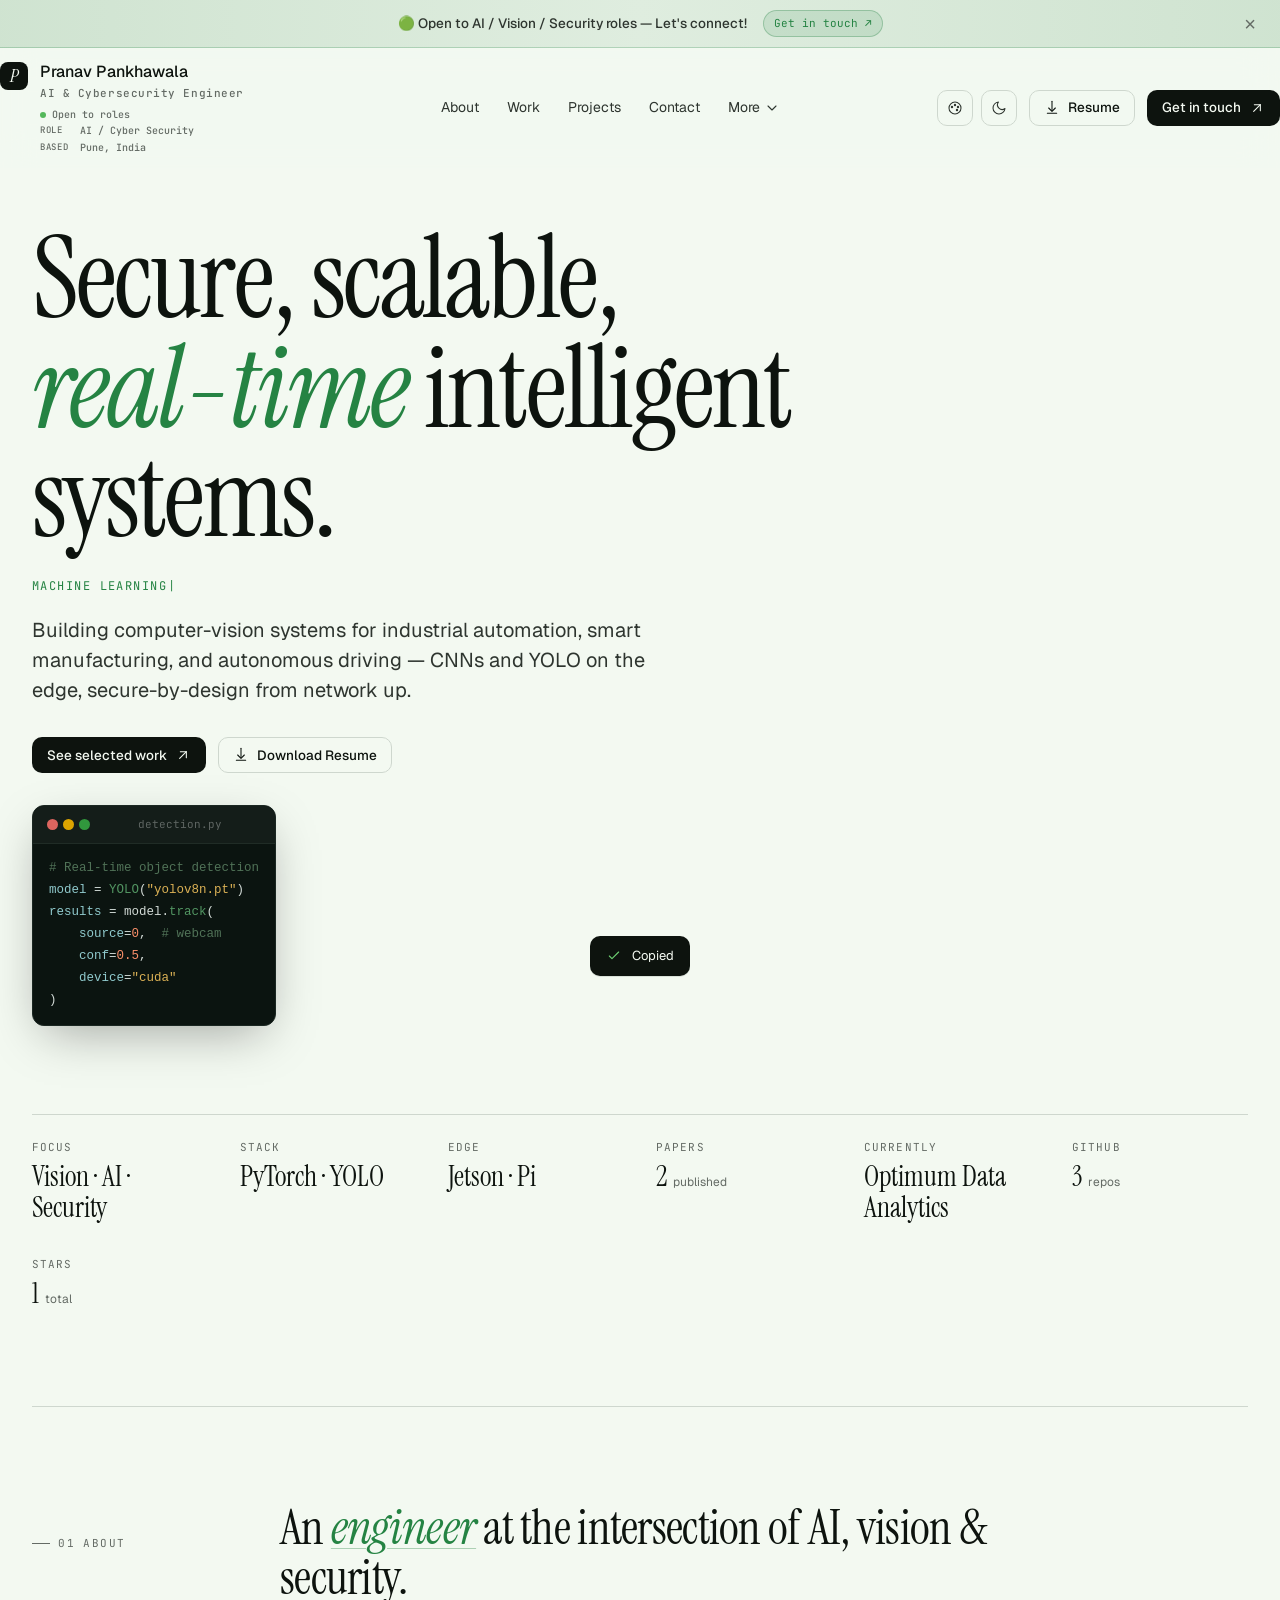
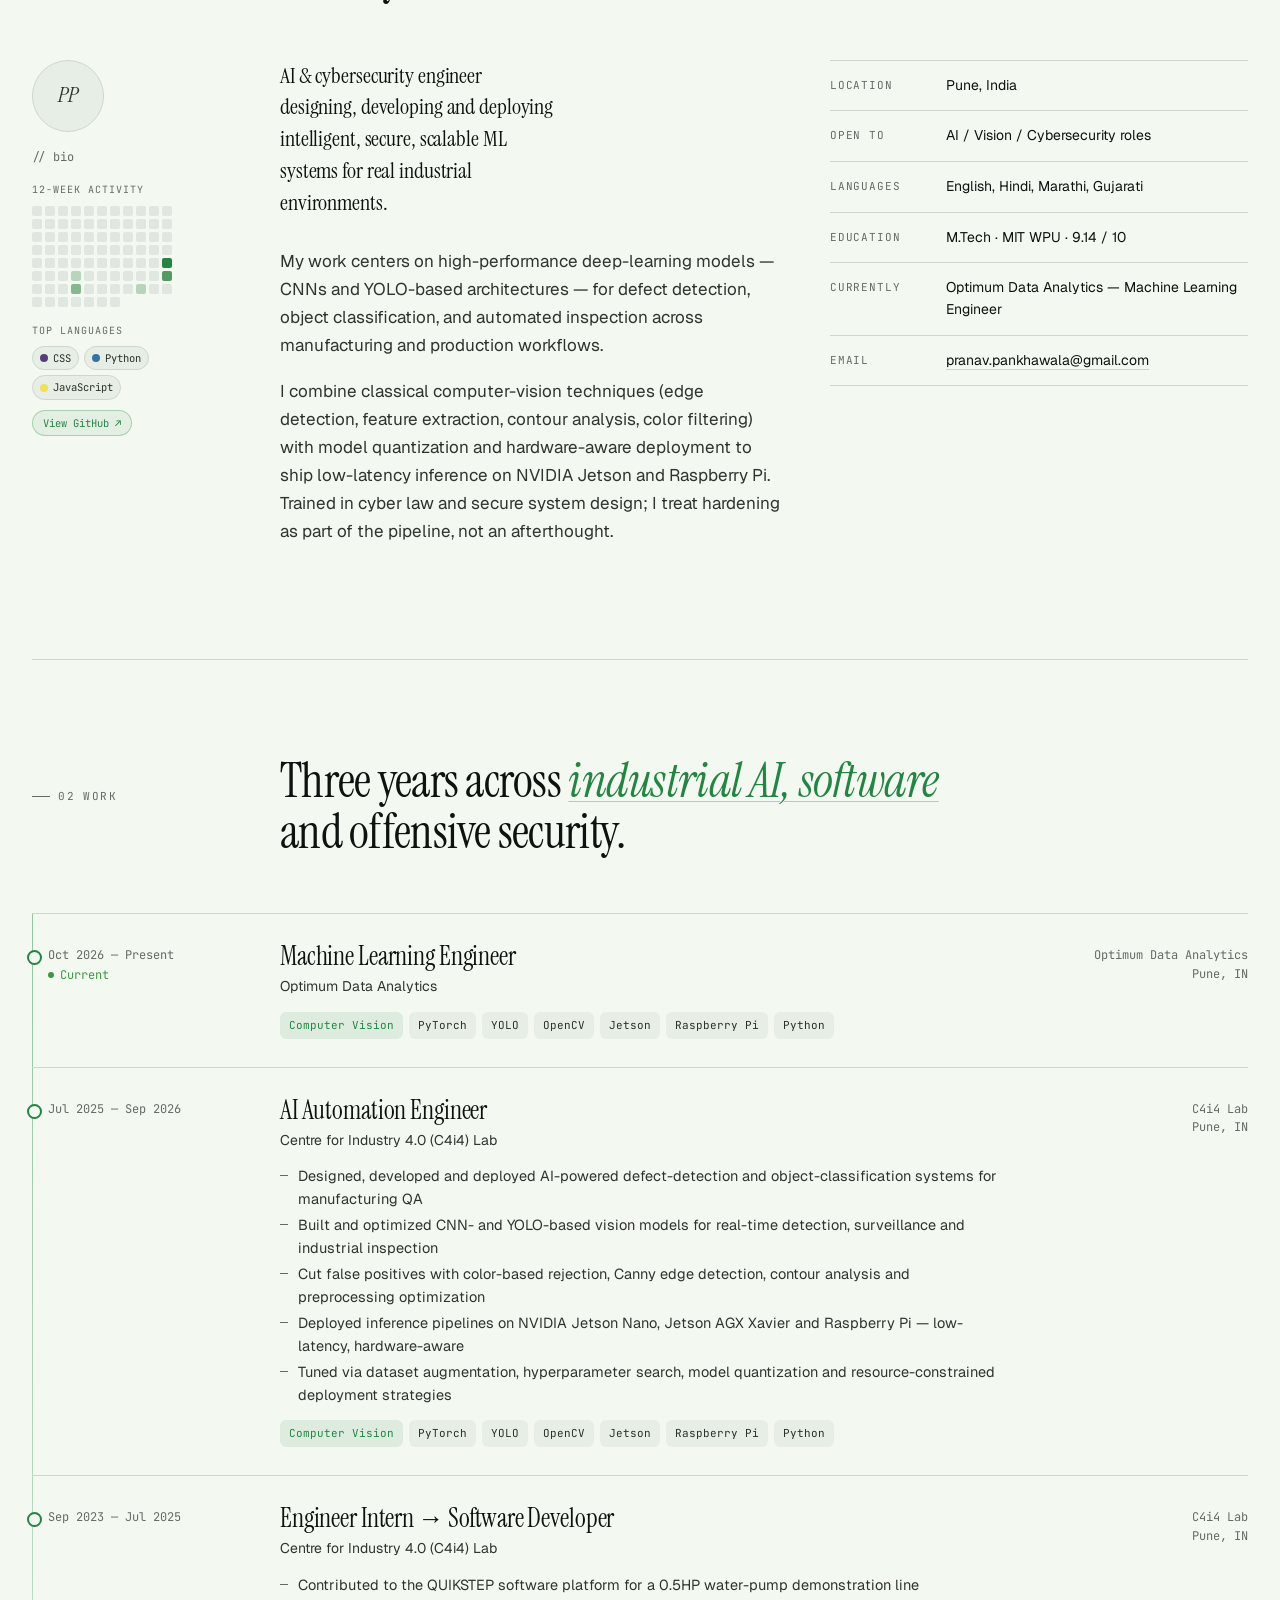
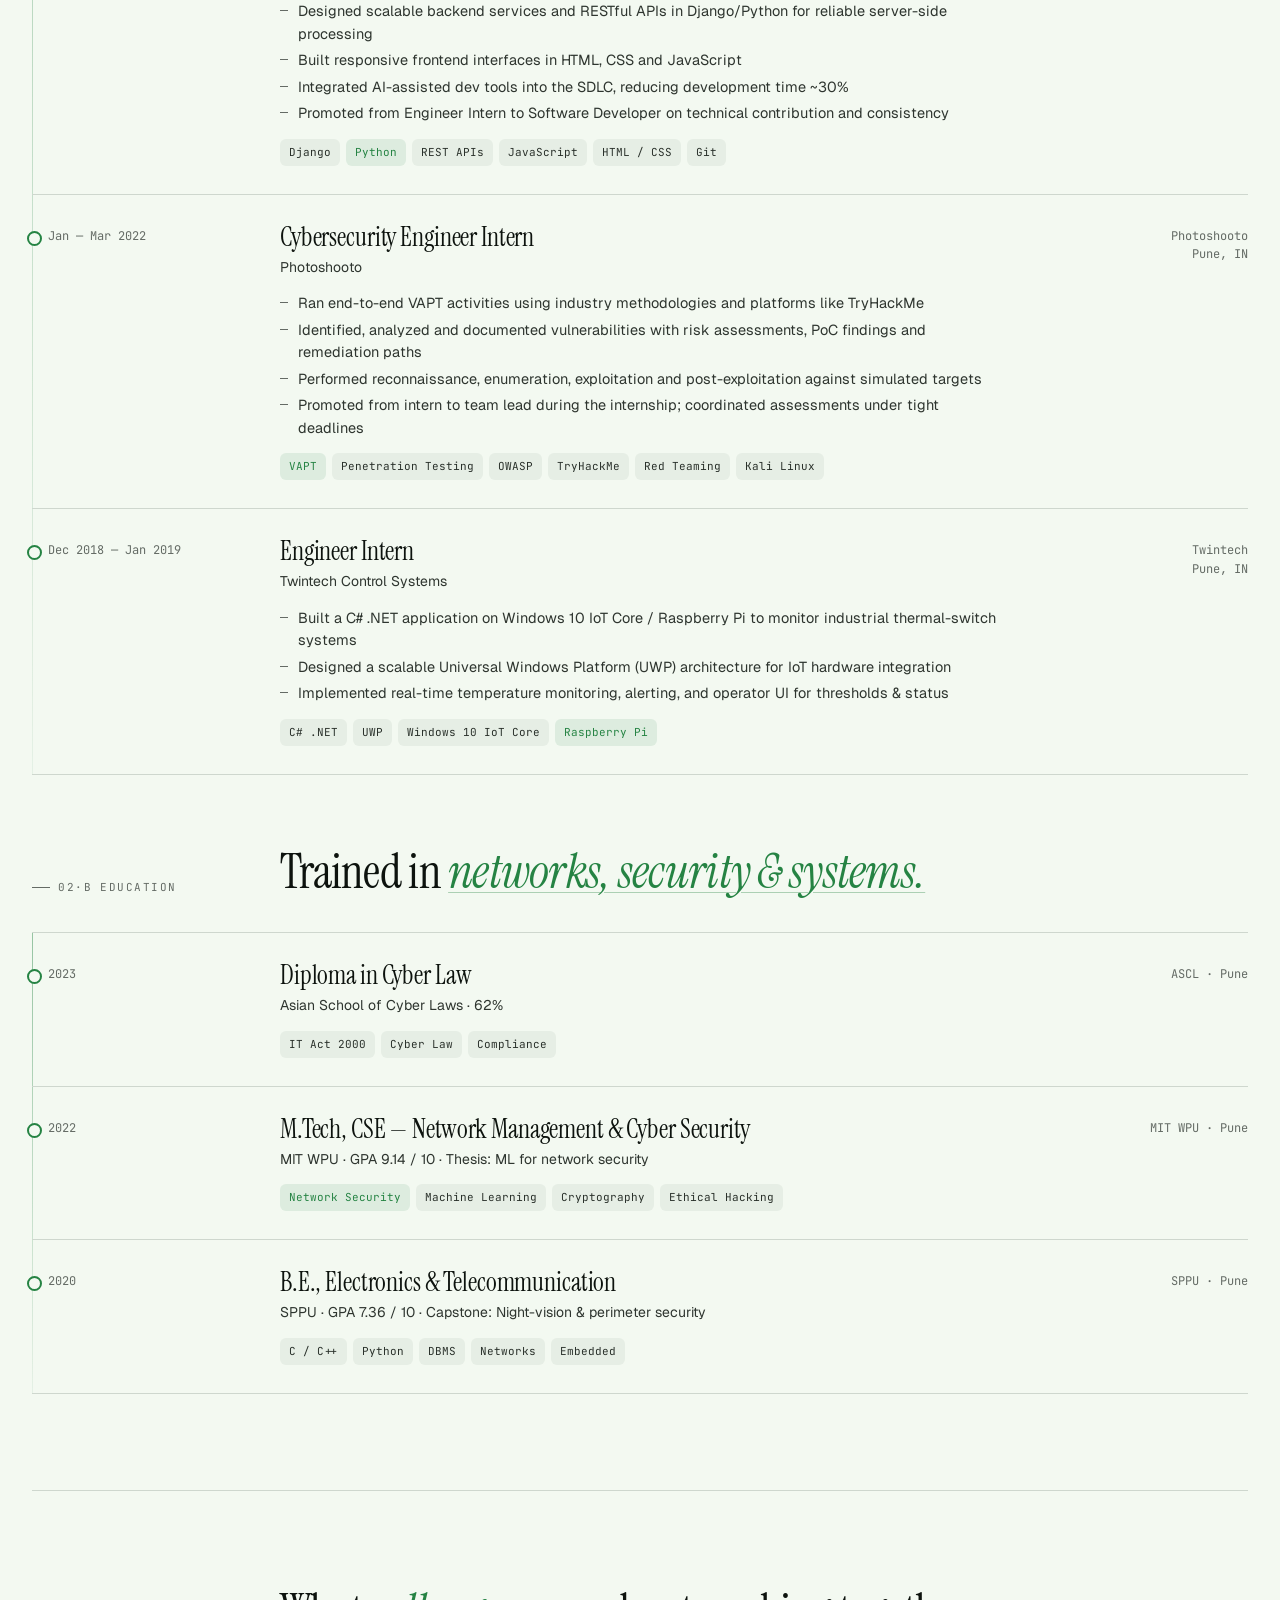
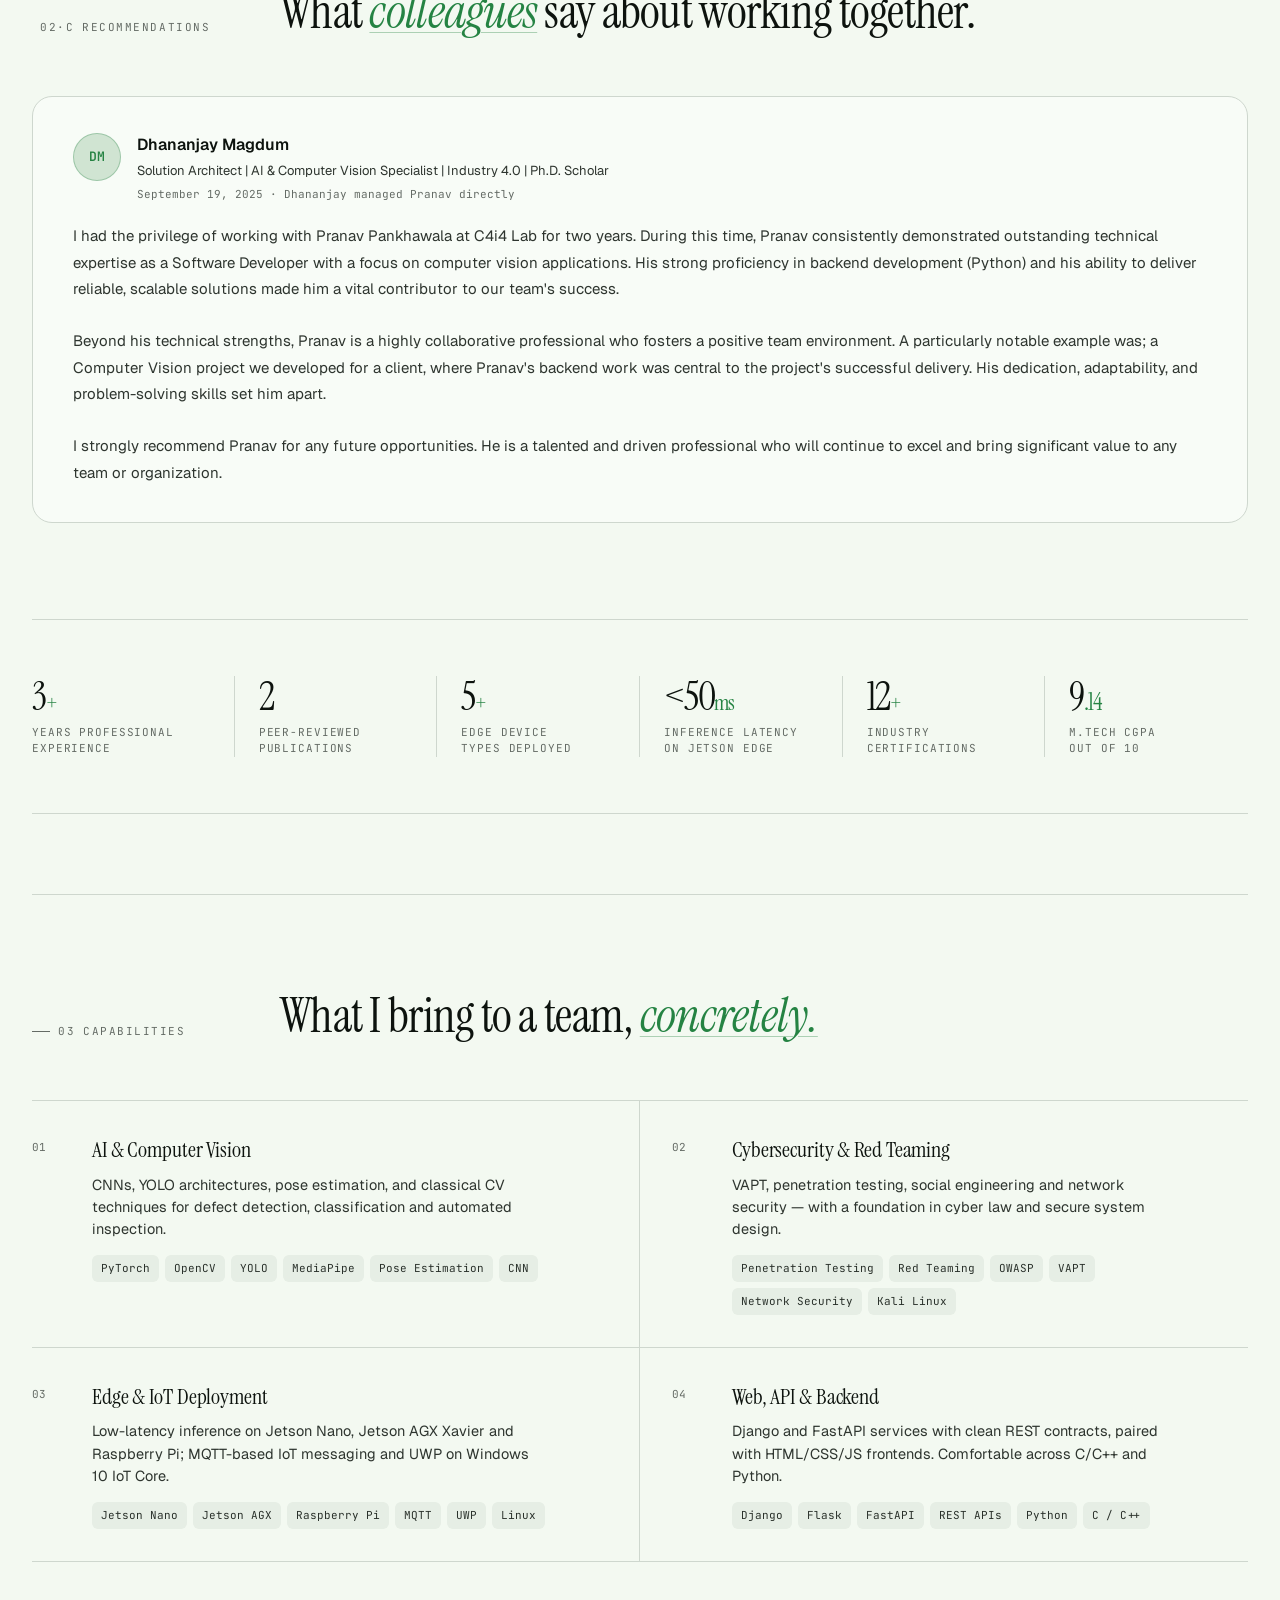
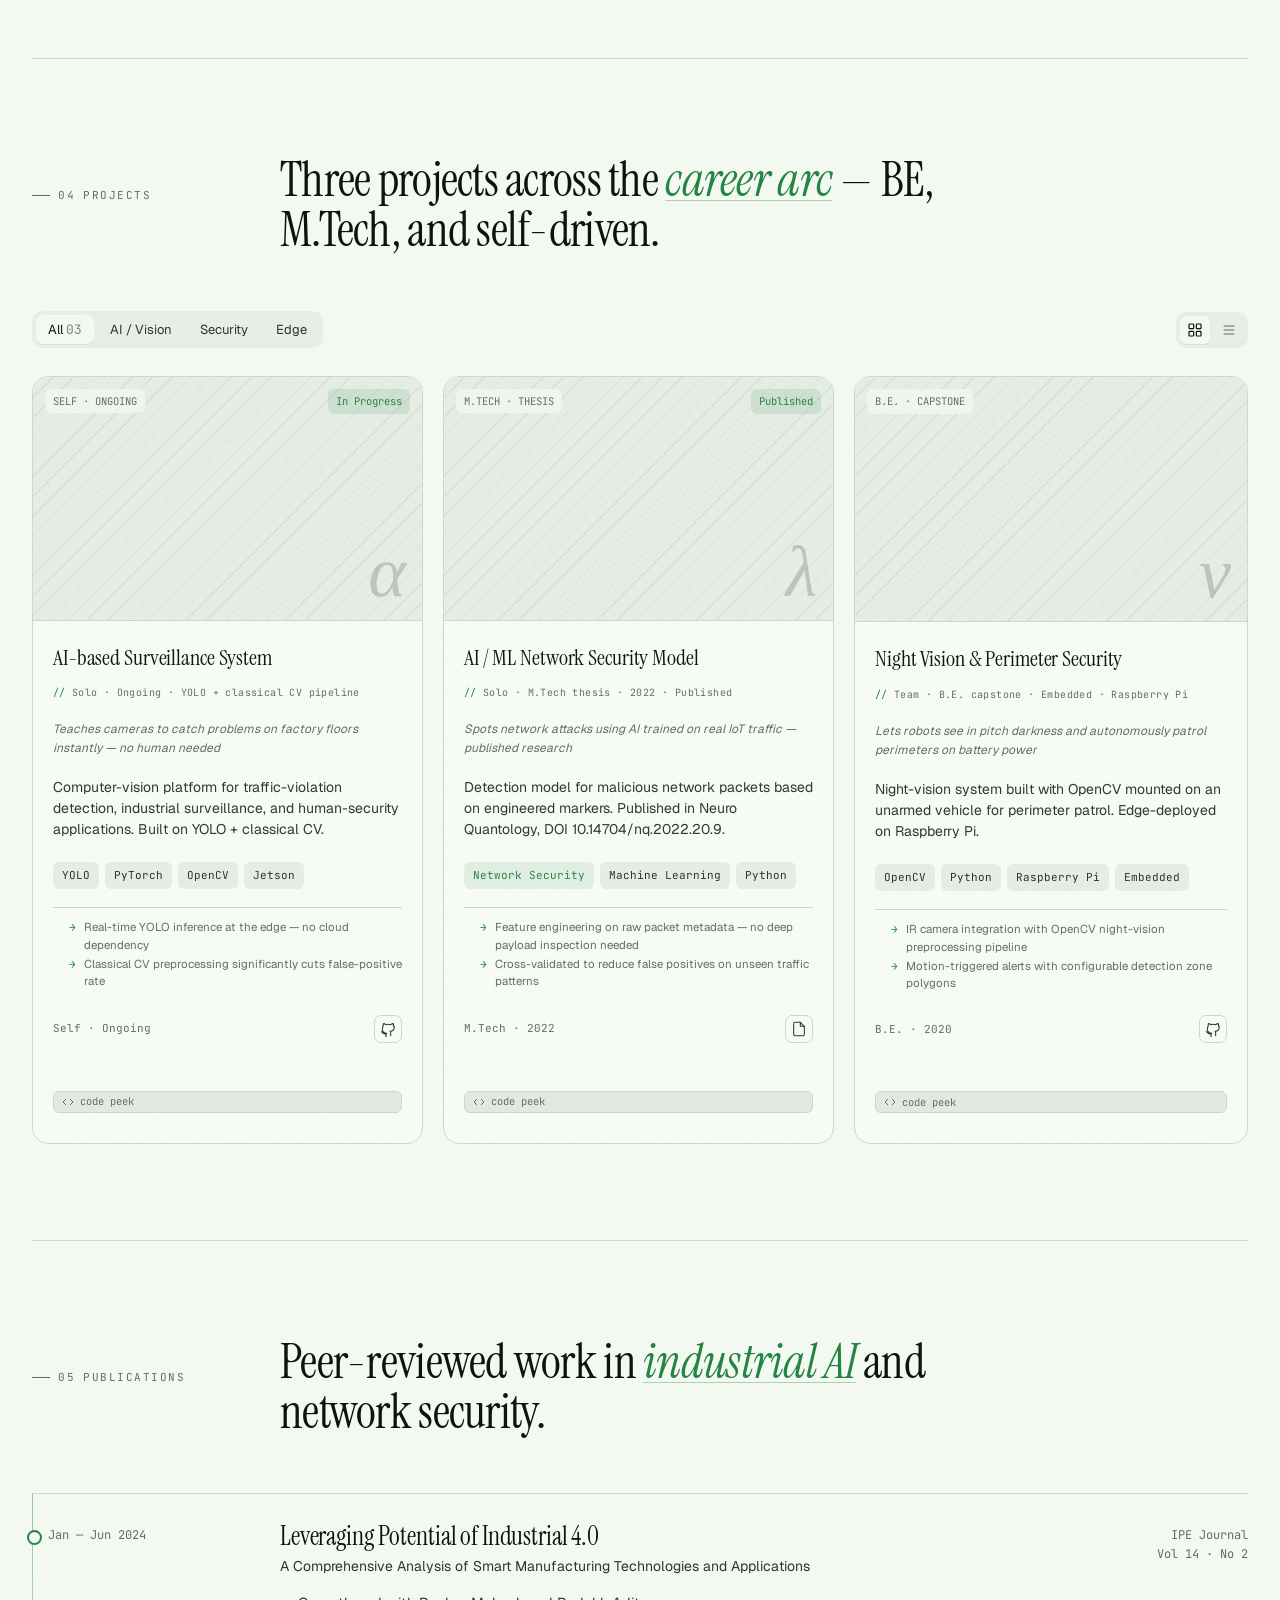
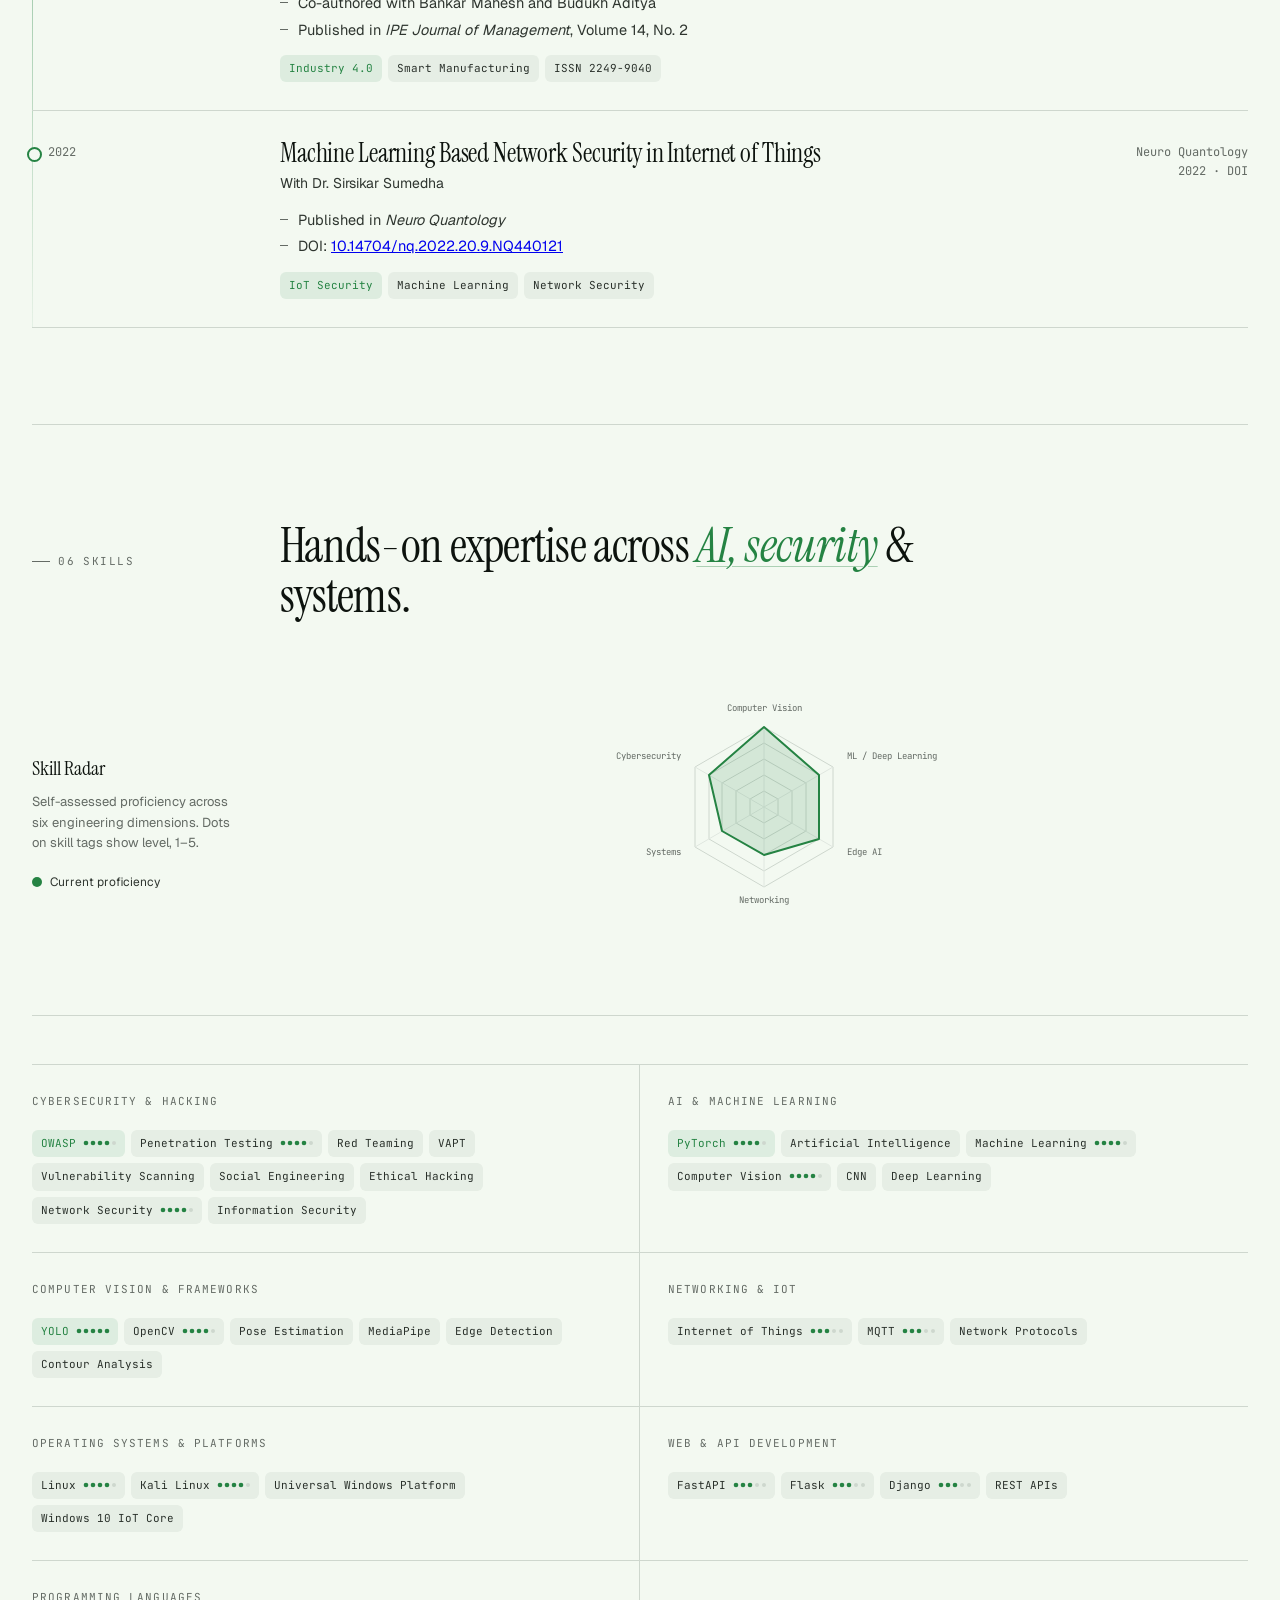
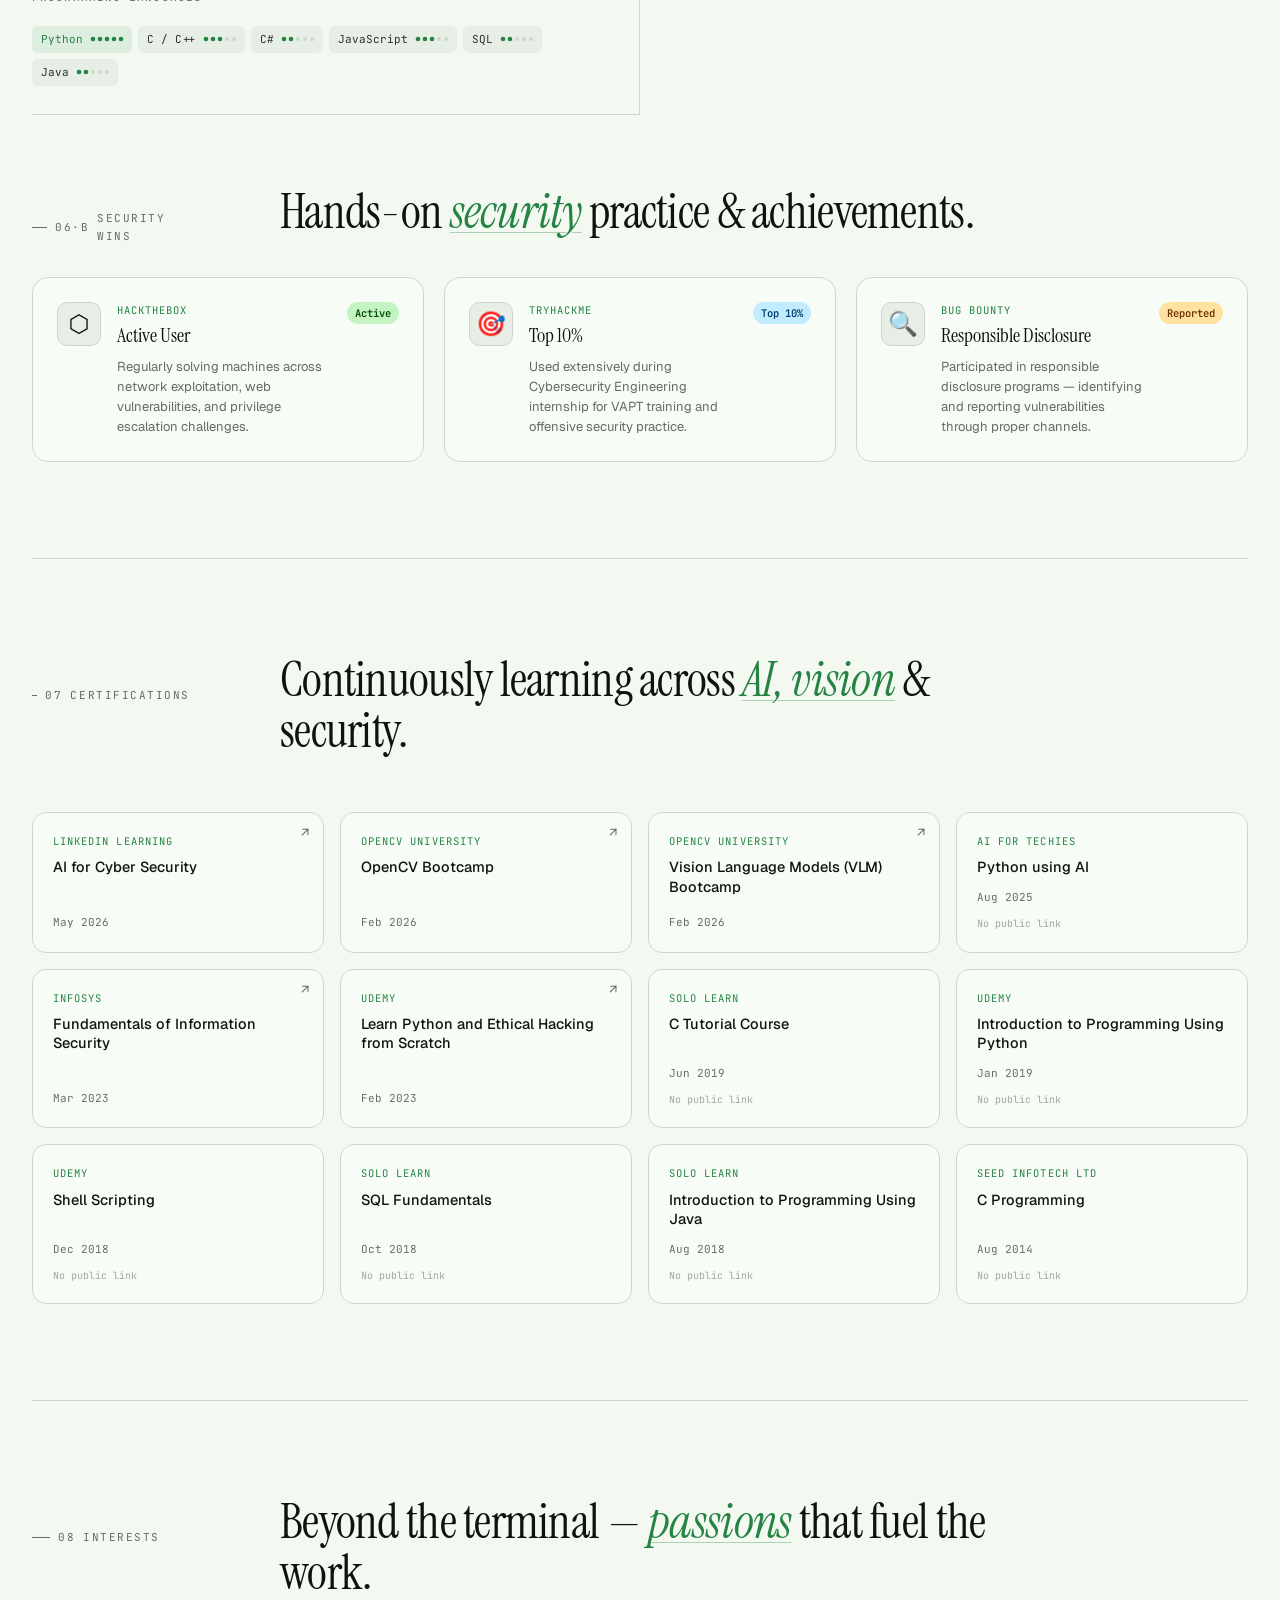
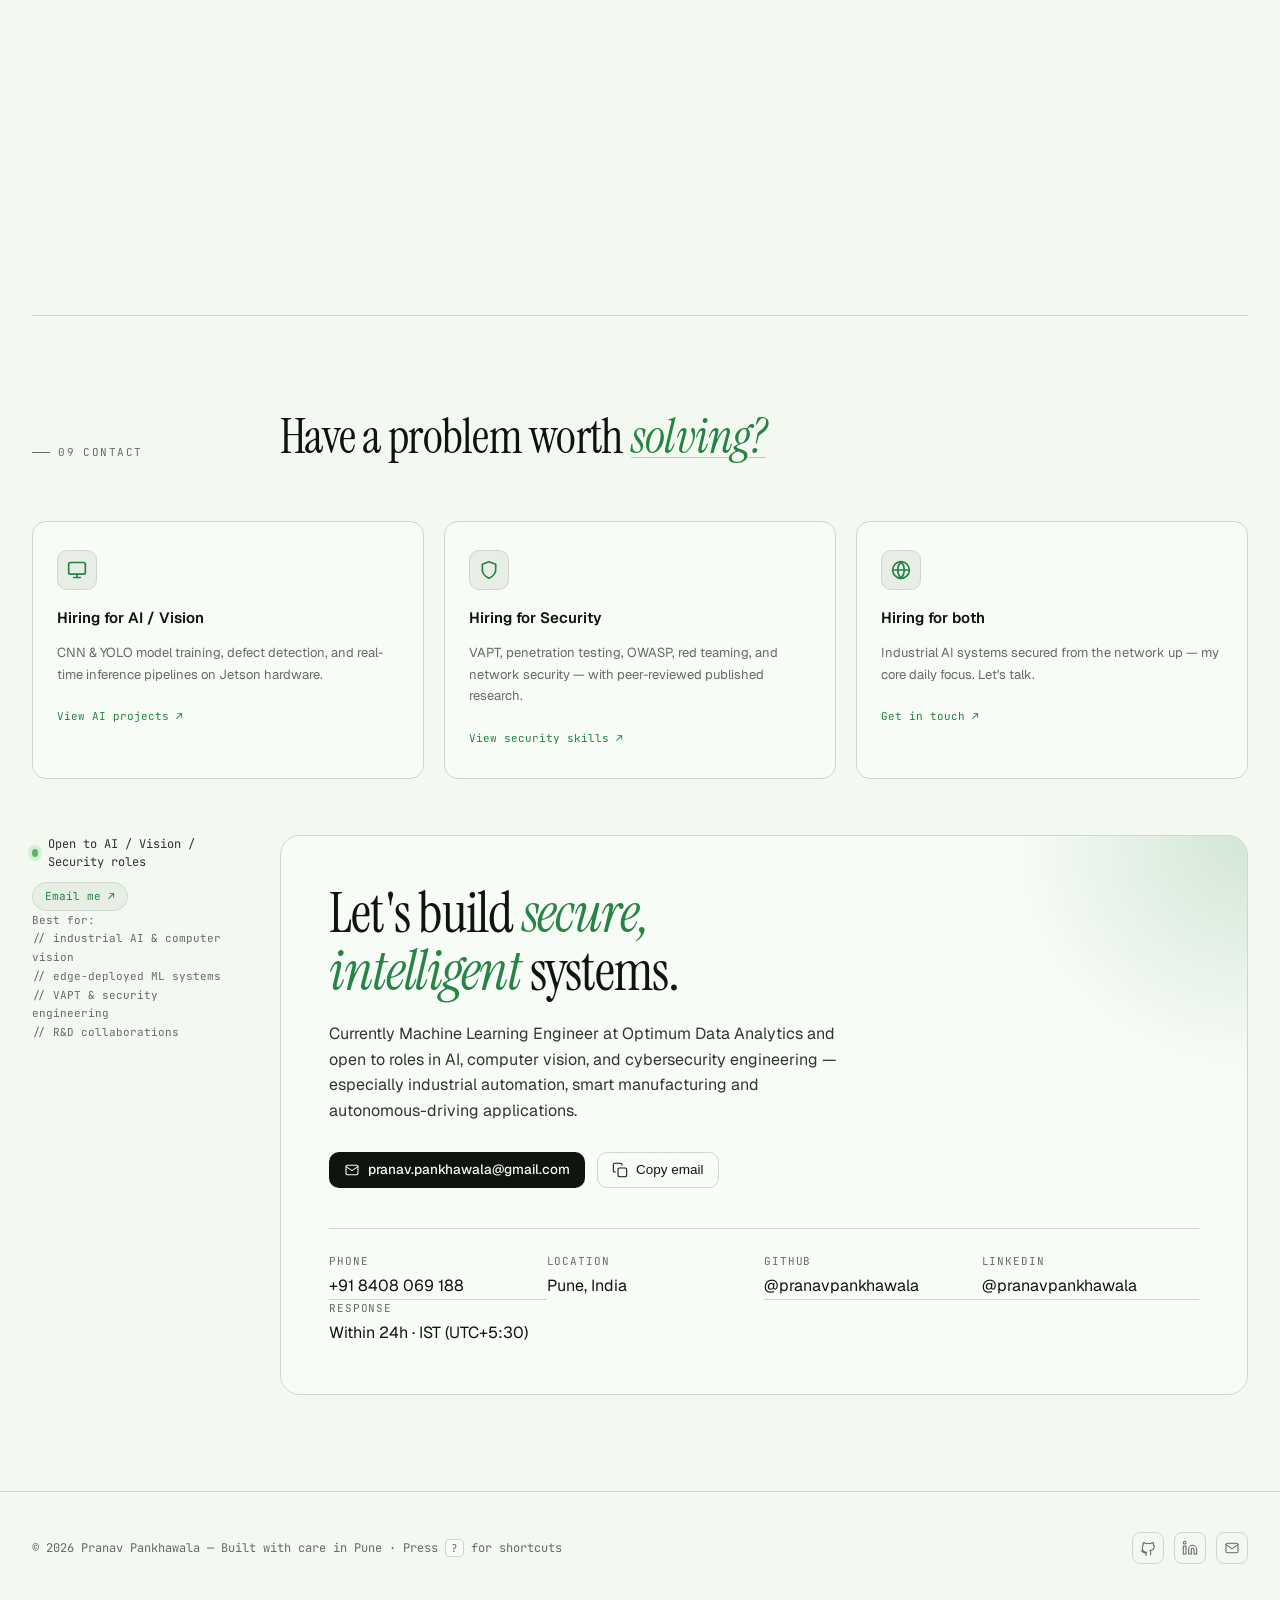
<file: index.html>
<!DOCTYPE html>
<html lang="en">
<head>
<meta charset="UTF-8" />
<meta name="viewport" content="width=device-width, initial-scale=1" />
<title>Pranav Pankhawala — AI Automation &amp; Cybersecurity Engineer</title>
<meta name="description" content="Pranav Pankhawala — AI automation & cybersecurity engineer building secure, real-time computer-vision systems for industrial environments." />
<meta property="og:type" content="website" />
<meta property="og:url" content="https://pranavpankhawala.github.io" />
<meta property="og:title" content="Pranav Pankhawala — AI Automation & Cybersecurity Engineer" />
<meta property="og:description" content="AI & cybersecurity engineer building secure, real-time computer-vision systems for industrial automation. CNNs and YOLO on the edge." />
<meta name="twitter:card" content="summary_large_image" />
<meta name="twitter:title" content="Pranav Pankhawala — AI Automation & Cybersecurity Engineer" />
<meta name="twitter:description" content="AI & cybersecurity engineer building secure, real-time computer-vision systems for industrial automation." />
<meta property="og:image" content="https://pranavpankhawala.github.io/og-image.svg" />
<meta name="twitter:image" content="https://pranavpankhawala.github.io/og-image.svg" />

<link rel="icon" href="favicon.svg" type="image/svg+xml" />
<link rel="apple-touch-icon" href="apple-touch-icon.png" />
<link rel="manifest" href="manifest.json" />
<link rel="canonical" href="https://pranavpankhawala.github.io/" />
<meta name="theme-color" content="#4a8a5e" />
<meta name="author" content="Pranav Pankhawala" />
<meta name="keywords" content="AI engineer, computer vision, cybersecurity, YOLO, PyTorch, edge AI, Jetson, VAPT, penetration testing, Pune" />
<link rel="preconnect" href="https://fonts.googleapis.com" />
<link rel="preconnect" href="https://fonts.gstatic.com" crossorigin />
<link href="https://fonts.googleapis.com/css2?family=Instrument+Serif:ital@0;1&family=JetBrains+Mono:wght@400;500&family=Geist:wght@400;500;600&display=swap" rel="stylesheet" />
<link rel="stylesheet" href="index.css?v=23" />

<script type="application/ld+json">
{
  "@context": "https://schema.org",
  "@type": "Person",
  "name": "Pranav Pankhawala",
  "jobTitle": "Machine Learning Engineer",
  "worksFor": { "@type": "Organization", "name": "Optimum Data Analytics" },
  "email": "pranav.pankhawala@gmail.com",
  "telephone": "+918408069188",
  "url": "https://pranavpankhawala.github.io",
  "sameAs": [
    "https://github.com/pranavpankhawala",
    "https://www.linkedin.com/in/pranavpankhawala"
  ],
  "address": {
    "@type": "PostalAddress",
    "addressLocality": "Pune",
    "addressCountry": "IN"
  },
  "alumniOf": {
    "@type": "EducationalOrganization",
    "name": "MIT World Peace University",
    "description": "M.Tech, 9.14/10"
  },
  "knowsAbout": ["Computer Vision", "Machine Learning", "Cybersecurity", "PyTorch", "YOLO", "Edge AI", "Penetration Testing"]
}
</script>

</head>
<body data-screen-label="Portfolio">

<div id="cursor-glow" aria-hidden="true"></div>

<a href="#top" class="skip-link">Skip to main content</a>

<!-- OPEN TO WORK BANNER -->
<div class="otw-banner" id="otwBanner">
  <span class="otw-text">🟢 Open to AI / Vision / Security roles — Let's connect!</span>
  <a href="#contact" class="otw-link">Get in touch ↗</a>
  <button class="otw-close" id="otwClose" aria-label="Dismiss banner">×</button>
</div>

<div id="scroll-progress"></div>

<!-- NAV -->
<nav class="nav" id="nav" aria-label="Primary">
  <div class="shell nav-inner">
    <a href="#top" class="brand" aria-label="Home">
      <span class="brand-mark">P</span>
      <span>
        Pranav Pankhawala
        <small>AI &amp; Cybersecurity Engineer</small>
        <span class="brand-meta">
          <span class="brand-meta-row">
            <span class="brand-dot"></span>Open to roles
          </span>
          <span class="brand-meta-row">
            <span class="brand-meta-key">Role</span>AI / Cyber Security
          </span>
          <span class="brand-meta-row">
            <span class="brand-meta-key">Based</span>Pune, India
          </span>
        </span>
      </span>
    </a>
    <div class="nav-links" id="navLinks">
      <div class="nav-links-primary">
        <a href="#about">About</a>
        <a href="#work">Work</a>
        <a href="#projects">Projects</a>
        <a href="#contact">Contact</a>
      </div>
      <div class="nav-more">
        <button class="nav-more-btn" id="navMoreBtn" aria-haspopup="true" aria-expanded="false" aria-controls="navMorePanel">
          More
          <svg class="i" viewBox="0 0 24 24" width="12" height="12"><path d="m6 9 6 6 6-6"/></svg>
        </button>
        <div class="nav-more-panel" id="navMorePanel" role="menu">
          <a href="#recommendations" role="menuitem">Recommendations</a>
          <a href="#capabilities" role="menuitem">Capabilities</a>
          <a href="#publications" role="menuitem">Publications</a>
          <a href="#skills" role="menuitem">Skills</a>
          <a href="#certifications" role="menuitem">Certifications</a>
          <a href="#interests" role="menuitem">Interests</a>
        </div>
      </div>
    </div>
    <div class="nav-actions">
      <button class="icon-btn cmdk-trigger" id="cmdkBtn" aria-label="Open command palette" title="Search (⌘K)">
        <svg class="i" viewBox="0 0 24 24"><circle cx="11" cy="11" r="7"/><path d="m20 20-3.5-3.5"/></svg>
        <kbd class="cmdk-shortcut">⌘K</kbd>
      </button>
      <div class="pal-wrap">
        <button class="icon-btn" id="palBtn" aria-label="Change palette" title="Themes">
          <svg class="i" viewBox="0 0 24 24"><circle cx="12" cy="12" r="9"/><circle cx="7.5" cy="10.5" r="1"/><circle cx="12" cy="7.5" r="1"/><circle cx="16.5" cy="10.5" r="1"/><circle cx="15" cy="15" r="1"/></svg>
        </button>
        <div class="pal-pop" id="palPop" role="menu">
          <div class="pal-head">
            <span class="t">Theme</span>
            <span class="k">8 palettes</span>
          </div>
          <div class="pal-grid">
            <button class="pal-opt active" data-pal="forest" style="--sw-bg:oklch(0.975 0.012 140);--sw-accent:oklch(0.54 0.13 150)"><span class="pal-swatch"></span>Forest</button>
            <button class="pal-opt" data-pal="slate" style="--sw-bg:oklch(0.975 0.005 240);--sw-accent:oklch(0.50 0.13 250)"><span class="pal-swatch"></span>Slate</button>
            <button class="pal-opt" data-pal="ember" style="--sw-bg:oklch(0.972 0.012 85);--sw-accent:oklch(0.62 0.15 55)"><span class="pal-swatch"></span>Ember</button>
            <button class="pal-opt" data-pal="plum" style="--sw-bg:oklch(0.974 0.008 320);--sw-accent:oklch(0.50 0.16 320)"><span class="pal-swatch"></span>Plum</button>
            <button class="pal-opt" data-pal="crimson" style="--sw-bg:oklch(0.972 0.010 30);--sw-accent:oklch(0.50 0.16 25)"><span class="pal-swatch"></span>Crimson</button>
            <button class="pal-opt" data-pal="ocean" style="--sw-bg:oklch(0.974 0.010 210);--sw-accent:oklch(0.55 0.13 205)"><span class="pal-swatch"></span>Ocean</button>
            <button class="pal-opt" data-pal="sand" style="--sw-bg:oklch(0.965 0.012 75);--sw-accent:oklch(0.55 0.10 70)"><span class="pal-swatch"></span>Sand</button>
            <button class="pal-opt" data-pal="mono" style="--sw-bg:oklch(0.98 0 0);--sw-accent:oklch(0.16 0 0)"><span class="pal-swatch"></span>Mono</button>
          </div>
        </div>
      </div>
      <button class="icon-btn" id="themeBtn" aria-label="Toggle theme">
        <svg class="i" id="themeIcon" viewBox="0 0 24 24"><path d="M21 12.8A9 9 0 1 1 11.2 3a7 7 0 0 0 9.8 9.8z"/></svg>
      </button>
      <a href="PranavPankhawala-Resume.pdf" download type="application/pdf" class="btn btn-ghost nav-cta" style="margin-left:4px">
        <svg class="i" viewBox="0 0 24 24" width="14" height="14"><path d="M12 2v13"/><path d="m7 12 5 5 5-5"/><path d="M5 20h14"/></svg>
        Resume
      </a>
      <a href="#contact" class="btn btn-primary nav-cta" style="margin-left:4px">
        Get in touch
        <svg class="i arrow" viewBox="0 0 24 24" width="14" height="14"><path d="M7 17 17 7"/><path d="M8 7h9v9"/></svg>
      </a>
      <button class="icon-btn menu-btn" id="menuBtn" aria-label="Menu" aria-expanded="false" aria-controls="navLinks">
        <svg class="i" viewBox="0 0 24 24"><path d="M4 6h16M4 12h16M4 18h16"/></svg>
      </button>
    </div>
  </div>
</nav>

<main id="top">
  <div class="shell">

    <!-- HERO -->
    <section class="hero">
      <div class="hero-main reveal">
        <h1>
          Secure, scalable,<br/>
          <em>real-time</em> intelligent<br/>
          systems.
        </h1>
        <div class="hero-role" id="heroRole">Machine Learning Engineer</div>
        <p class="lede">
          Building computer-vision systems
          for industrial automation, smart manufacturing, and autonomous driving —
          CNNs and YOLO on the edge, secure-by-design from network up.
        </p>

        <div class="hero-cta">
          <a href="#projects" class="btn btn-primary">
            See selected work
            <svg class="i arrow" viewBox="0 0 24 24" width="14" height="14"><path d="M7 17 17 7"/><path d="M8 7h9v9"/></svg>
          </a>
          <a href="PranavPankhawala-Resume.pdf" download type="application/pdf" class="btn btn-ghost">
            <svg class="i" viewBox="0 0 24 24" width="14" height="14"><path d="M12 2v13"/><path d="m7 12 5 5 5-5"/><path d="M5 20h14"/></svg>
            Download Resume
          </a>
        </div>

        <div class="code-widget reveal" aria-label="Code snippet: detection.py" role="img">
          <div class="code-widget-bar">
            <span class="code-widget-dots"><span></span><span></span><span></span></span>
            <span class="code-widget-title">detection.py</span>
          </div>
          <pre class="code-widget-body"><span class="cw-comment"># Real-time object detection</span>
<span class="cw-var">model</span> = <span class="cw-fn">YOLO</span>(<span class="cw-str">"yolov8n.pt"</span>)
<span class="cw-var">results</span> = model.<span class="cw-fn">track</span>(
    <span class="cw-kw">source</span>=<span class="cw-num">0</span>,  <span class="cw-comment"># webcam</span>
    <span class="cw-kw">conf</span>=<span class="cw-num">0.5</span>,
    <span class="cw-kw">device</span>=<span class="cw-str">"cuda"</span>
)</pre>
        </div>

        <div class="hero-ticker">
          <div class="ticker-cell"><div class="k">Focus</div><div class="v">Vision · AI · Security</div></div>
          <div class="ticker-cell"><div class="k">Stack</div><div class="v">PyTorch · YOLO</div></div>
          <div class="ticker-cell"><div class="k">Edge</div><div class="v">Jetson · Pi</div></div>
          <div class="ticker-cell"><div class="k">Papers</div><div class="v"><span class="count" data-target="2">0</span><small>published</small></div></div>
          <div class="ticker-cell"><div class="k">Currently</div><div class="v">Optimum Data Analytics</div></div>
          <div class="ticker-cell"><div class="k">GitHub</div><div class="v"><span id="ghCount">—</span><small>repos</small></div></div>
          <div class="ticker-cell"><div class="k">Stars</div><div class="v"><span id="ghStars">—</span><small>total</small></div></div>
        </div>
      </div>
    </section>

    <!-- ABOUT -->
    <section class="block" id="about">
      <div class="section-head">
        <div class="eyebrow"><span class="mono">01</span> About</div>
        <h2>An <em>engineer</em> at the intersection of AI, vision &amp; security.</h2>
      </div>
      <div class="about-grid reveal">
        <aside class="about-side" aria-label="Profile summary">
          <div class="about-avatar">PP</div>
          <div>// bio</div>
          <div class="contrib-wrap" id="contribWrap"><div class="gh-skeleton"><div class="gh-skeleton-title skeleton"></div><div class="gh-skeleton-pills"><div class="gh-skeleton-pill skeleton" style="width:64px"></div><div class="gh-skeleton-pill skeleton" style="width:72px"></div><div class="gh-skeleton-pill skeleton" style="width:56px"></div></div></div></div>
          <div class="gh-stats-wrap" id="ghStatsWrap"><div class="gh-skeleton"><div class="gh-skeleton-title skeleton"></div><div class="gh-skeleton-pills"><div class="gh-skeleton-pill skeleton" style="width:54px"></div><div class="gh-skeleton-pill skeleton" style="width:66px"></div><div class="gh-skeleton-pill skeleton" style="width:48px"></div><div class="gh-skeleton-pill skeleton" style="width:60px"></div></div></div></div>
        </aside>
        <div class="about-body">
          <p>AI &amp; cybersecurity engineer designing, developing and deploying intelligent, secure, scalable ML systems for real industrial environments.</p>
          <p>
            My work centers on high-performance deep-learning models — CNNs and YOLO-based architectures — for defect detection,
            object classification, and automated inspection across manufacturing and production workflows.
          </p>
          <p>
            I combine classical computer-vision techniques (edge detection, feature extraction, contour analysis, color filtering)
            with model quantization and hardware-aware deployment to ship low-latency inference on NVIDIA Jetson and Raspberry Pi.
            Trained in cyber law and secure system design; I treat hardening as part of the pipeline, not an afterthought.
          </p>
        </div>
        <div class="facts">
          <div class="fact"><div class="k">Location</div><div class="v">Pune, India</div></div>
          <div class="fact"><div class="k">Open to</div><div class="v">AI / Vision / Cybersecurity roles</div></div>
          <div class="fact"><div class="k">Languages</div><div class="v">English, Hindi, Marathi, Gujarati</div></div>
          <div class="fact"><div class="k">Education</div><div class="v">M.Tech · MIT WPU · 9.14 / 10</div></div>
          <div class="fact"><div class="k">Currently</div><div class="v">Optimum Data Analytics — Machine Learning Engineer</div></div>
          <div class="fact"><div class="k">Email</div><div class="v"><a href="mailto:pranav.pankhawala@gmail.com">pranav.pankhawala@gmail.com</a></div></div>
        </div>
      </div>
    </section>

    <!-- WORK -->
    <section class="block" id="work">
      <div class="section-head">
        <div class="eyebrow"><span class="mono">02</span> Work</div>
        <h2>Three years across <em>industrial AI, software</em> and offensive security.</h2>
      </div>

      <div class="work-list" data-stagger>
        <article class="role">
          <div class="when">Oct 2026 — Present<br/><span class="now"><span class="now-dot"></span>Current</span></div>
          <div class="what">
            <h3>Machine Learning Engineer</h3>
            <div class="at">Optimum Data Analytics</div>
            <div class="tagrow">
              <span class="tag accent">Computer Vision</span>
              <span class="tag">PyTorch</span>
              <span class="tag">YOLO</span>
              <span class="tag">OpenCV</span>
              <span class="tag">Jetson</span>
              <span class="tag">Raspberry Pi</span>
              <span class="tag">Python</span>
            </div>
          </div>
          <div class="where">Optimum Data Analytics<br/>Pune, IN</div>
        </article>

        <article class="role">
          <div class="when">Jul 2025 — Sep 2026<br/></div>
          <div class="what">
            <h3>AI Automation Engineer</h3>
            <div class="at">Centre for Industry 4.0 (C4i4) Lab</div>
            <ul>
              <li>Designed, developed and deployed AI-powered defect-detection and object-classification systems for manufacturing QA</li>
              <li>Built and optimized CNN- and YOLO-based vision models for real-time detection, surveillance and industrial inspection</li>
              <li>Cut false positives with color-based rejection, Canny edge detection, contour analysis and preprocessing optimization</li>
              <li>Deployed inference pipelines on NVIDIA Jetson Nano, Jetson AGX Xavier and Raspberry Pi — low-latency, hardware-aware</li>
              <li>Tuned via dataset augmentation, hyperparameter search, model quantization and resource-constrained deployment strategies</li>
            </ul>
            <div class="tagrow">
              <span class="tag accent">Computer Vision</span>
              <span class="tag">PyTorch</span>
              <span class="tag">YOLO</span>
              <span class="tag">OpenCV</span>
              <span class="tag">Jetson</span>
              <span class="tag">Raspberry Pi</span>
              <span class="tag">Python</span>
            </div>
          </div>
          <div class="where">C4i4 Lab<br/>Pune, IN</div>
        </article>

        <article class="role">
          <div class="when">Sep 2023 — Jul 2025</div>
          <div class="what">
            <h3>Engineer Intern → Software Developer</h3>
            <div class="at">Centre for Industry 4.0 (C4i4) Lab</div>
            <ul>
              <li>Contributed to the QUIKSTEP software platform for a 0.5HP water-pump demonstration line</li>
              <li>Designed scalable backend services and RESTful APIs in Django/Python for reliable server-side processing</li>
              <li>Built responsive frontend interfaces in HTML, CSS and JavaScript</li>
              <li>Integrated AI-assisted dev tools into the SDLC, reducing development time ~30%</li>
              <li>Promoted from Engineer Intern to Software Developer on technical contribution and consistency</li>
            </ul>
            <div class="tagrow">
              <span class="tag">Django</span>
              <span class="tag accent">Python</span>
              <span class="tag">REST APIs</span>
              <span class="tag">JavaScript</span>
              <span class="tag">HTML / CSS</span>
              <span class="tag">Git</span>
            </div>
          </div>
          <div class="where">C4i4 Lab<br/>Pune, IN</div>
        </article>

        <article class="role">
          <div class="when">Jan — Mar 2022</div>
          <div class="what">
            <h3>Cybersecurity Engineer Intern</h3>
            <div class="at">Photoshooto</div>
            <ul>
              <li>Ran end-to-end VAPT activities using industry methodologies and platforms like TryHackMe</li>
              <li>Identified, analyzed and documented vulnerabilities with risk assessments, PoC findings and remediation paths</li>
              <li>Performed reconnaissance, enumeration, exploitation and post-exploitation against simulated targets</li>
              <li>Promoted from intern to team lead during the internship; coordinated assessments under tight deadlines</li>
            </ul>
            <div class="tagrow">
              <span class="tag accent">VAPT</span>
              <span class="tag">Penetration Testing</span>
              <span class="tag">OWASP</span>
              <span class="tag">TryHackMe</span>
              <span class="tag">Red Teaming</span>
              <span class="tag">Kali Linux</span>
            </div>
          </div>
          <div class="where">Photoshooto<br/>Pune, IN</div>
        </article>

        <article class="role">
          <div class="when">Dec 2018 — Jan 2019</div>
          <div class="what">
            <h3>Engineer Intern</h3>
            <div class="at">Twintech Control Systems</div>
            <ul>
              <li>Built a C# .NET application on Windows 10 IoT Core / Raspberry Pi to monitor industrial thermal-switch systems</li>
              <li>Designed a scalable Universal Windows Platform (UWP) architecture for IoT hardware integration</li>
              <li>Implemented real-time temperature monitoring, alerting, and operator UI for thresholds &amp; status</li>
            </ul>
            <div class="tagrow">
              <span class="tag">C# .NET</span>
              <span class="tag">UWP</span>
              <span class="tag">Windows 10 IoT Core</span>
              <span class="tag accent">Raspberry Pi</span>
            </div>
          </div>
          <div class="where">Twintech<br/>Pune, IN</div>
        </article>
      </div>

      <!-- Education sub-block -->
      <div style="margin-top: 72px;">
        <div class="section-head" style="margin-bottom: 32px;">
          <div class="eyebrow"><span class="mono">02·b</span> Education</div>
          <h2>Trained in <em>networks, security &amp; systems.</em></h2>
        </div>
        <div class="work-list" data-stagger>
          <article class="role">
            <div class="when">2023</div>
            <div class="what">
              <h3>Diploma in Cyber Law</h3>
              <div class="at">Asian School of Cyber Laws · 62%</div>
              <div class="tagrow">
                <span class="tag">IT Act 2000</span>
                <span class="tag">Cyber Law</span>
                <span class="tag">Compliance</span>
              </div>
            </div>
            <div class="where">ASCL · Pune</div>
          </article>
          <article class="role">
            <div class="when">2022</div>
            <div class="what">
              <h3>M.Tech, CSE — Network Management &amp; Cyber Security</h3>
              <div class="at">MIT WPU · GPA 9.14 / 10 · Thesis: ML for network security</div>
              <div class="tagrow">
                <span class="tag accent">Network Security</span>
                <span class="tag">Machine Learning</span>
                <span class="tag">Cryptography</span>
                <span class="tag">Ethical Hacking</span>
              </div>
            </div>
            <div class="where">MIT WPU · Pune</div>
          </article>
          <article class="role">
            <div class="when">2020</div>
            <div class="what">
              <h3>B.E., Electronics &amp; Telecommunication</h3>
              <div class="at">SPPU · GPA 7.36 / 10 · Capstone: Night-vision &amp; perimeter security</div>
              <div class="tagrow">
                <span class="tag">C / C++</span><span class="tag">Python</span>
                <span class="tag">DBMS</span><span class="tag">Networks</span>
                <span class="tag">Embedded</span>
              </div>
            </div>
            <div class="where">SPPU · Pune</div>
          </article>
        </div>
      </div>
    </section>

    <!-- RECOMMENDATIONS -->
    <section class="block" id="recommendations">
      <div class="section-head">
        <div class="eyebrow"><span class="mono">02·c</span> Recommendations</div>
        <h2>What <em>colleagues</em> say about working together.</h2>
      </div>
      <div class="reco-list reveal">
        <div class="reco-card">
          <div class="reco-card-header">
            <div class="reco-avatar">DM</div>
            <div class="reco-meta">
              <div class="reco-name">Dhananjay Magdum</div>
              <div class="reco-title">Solution Architect | AI &amp; Computer Vision Specialist | Industry 4.0 | Ph.D. Scholar</div>
              <div class="reco-date">September 19, 2025 · Dhananjay managed Pranav directly</div>
            </div>
          </div>
          <blockquote class="reco-body">
            I had the privilege of working with Pranav Pankhawala at C4i4 Lab for two years. During this time, Pranav consistently demonstrated outstanding technical expertise as a Software Developer with a focus on computer vision applications. His strong proficiency in backend development (Python) and his ability to deliver reliable, scalable solutions made him a vital contributor to our team's success.
            <br/><br/>
            Beyond his technical strengths, Pranav is a highly collaborative professional who fosters a positive team environment. A particularly notable example was; a Computer Vision project we developed for a client, where Pranav's backend work was central to the project's successful delivery. His dedication, adaptability, and problem-solving skills set him apart.
            <br/><br/>
            I strongly recommend Pranav for any future opportunities. He is a talented and driven professional who will continue to excel and bring significant value to any team or organization.
          </blockquote>
        </div>
      </div>
    </section>

    <!-- IMPACT NUMBERS -->
    <div class="impact-strip reveal">
      <div class="impact-grid">
        <div class="impact-cell">
          <div class="impact-num"><span class="icount" data-target="3">0</span><span class="impact-suffix">+</span></div>
          <div class="impact-label">Years professional<br/>experience</div>
        </div>
        <div class="impact-cell">
          <div class="impact-num"><span class="icount" data-target="2">0</span></div>
          <div class="impact-label">Peer-reviewed<br/>publications</div>
        </div>
        <div class="impact-cell">
          <div class="impact-num"><span class="icount" data-target="5">0</span><span class="impact-suffix">+</span></div>
          <div class="impact-label">Edge device<br/>types deployed</div>
        </div>
        <div class="impact-cell">
          <div class="impact-num">&lt;<span class="icount" data-target="50">0</span><span class="impact-suffix">ms</span></div>
          <div class="impact-label">Inference latency<br/>on Jetson edge</div>
        </div>
        <div class="impact-cell">
          <div class="impact-num"><span class="icount" data-target="12">0</span><span class="impact-suffix">+</span></div>
          <div class="impact-label">Industry<br/>certifications</div>
        </div>
        <div class="impact-cell">
          <div class="impact-num">9<span class="impact-suffix" style="font-size:0.6em">.14</span></div>
          <div class="impact-label">M.Tech CGPA<br/>out of 10</div>
        </div>
      </div>
    </div>

    <!-- CAPABILITIES -->
    <section class="block" id="capabilities">
      <div class="section-head">
        <div class="eyebrow"><span class="mono">03</span> Capabilities</div>
        <h2>What I bring to a team, <em>concretely.</em></h2>
      </div>
      <div class="caps" data-stagger>
        <div class="cap">
          <div class="num">01</div>
          <div>
            <h3>AI &amp; Computer Vision</h3>
            <p>CNNs, YOLO architectures, pose estimation, and classical CV techniques for defect detection, classification and automated inspection.</p>
            <div class="tagrow">
              <span class="tag">PyTorch</span><span class="tag">OpenCV</span>
              <span class="tag">YOLO</span><span class="tag">MediaPipe</span>
              <span class="tag">Pose Estimation</span><span class="tag">CNN</span>
            </div>
          </div>
        </div>
        <div class="cap">
          <div class="num">02</div>
          <div>
            <h3>Cybersecurity &amp; Red Teaming</h3>
            <p>VAPT, penetration testing, social engineering and network security — with a foundation in cyber law and secure system design.</p>
            <div class="tagrow">
              <span class="tag">Penetration Testing</span><span class="tag">Red Teaming</span>
              <span class="tag">OWASP</span><span class="tag">VAPT</span>
              <span class="tag">Network Security</span><span class="tag">Kali Linux</span>
            </div>
          </div>
        </div>
        <div class="cap">
          <div class="num">03</div>
          <div>
            <h3>Edge &amp; IoT Deployment</h3>
            <p>Low-latency inference on Jetson Nano, Jetson AGX Xavier and Raspberry Pi; MQTT-based IoT messaging and UWP on Windows 10 IoT Core.</p>
            <div class="tagrow">
              <span class="tag">Jetson Nano</span><span class="tag">Jetson AGX</span>
              <span class="tag">Raspberry Pi</span><span class="tag">MQTT</span>
              <span class="tag">UWP</span><span class="tag">Linux</span>
            </div>
          </div>
        </div>
        <div class="cap">
          <div class="num">04</div>
          <div>
            <h3>Web, API &amp; Backend</h3>
            <p>Django and FastAPI services with clean REST contracts, paired with HTML/CSS/JS frontends. Comfortable across C/C++ and Python.</p>
            <div class="tagrow">
              <span class="tag">Django</span><span class="tag">Flask</span>
              <span class="tag">FastAPI</span><span class="tag">REST APIs</span>
              <span class="tag">Python</span><span class="tag">C / C++</span>
            </div>
          </div>
        </div>
      </div>
    </section>

    <!-- PROJECTS -->
    <section class="block" id="projects">
      <div class="section-head">
        <div class="eyebrow"><span class="mono">04</span> Projects</div>
        <h2>Three projects across the <em>career arc</em> — BE, M.Tech, and self-driven.</h2>
      </div>

      <div class="proj-toolbar reveal">
        <div class="filters" role="tablist" aria-label="Filter projects">
          <button role="tab" aria-selected="true" data-filter="all" class="active">All <span class="mono" style="opacity:.5">03</span></button>
          <button role="tab" aria-selected="false" data-filter="ai">AI / Vision</button>
          <button role="tab" aria-selected="false" data-filter="security">Security</button>
          <button role="tab" aria-selected="false" data-filter="edge">Edge</button>
        </div>
        <div class="viewtoggle" role="group" aria-label="View toggle">
          <button id="viewGrid" class="active" aria-label="Grid view">
            <svg viewBox="0 0 24 24" fill="none" stroke="currentColor" stroke-width="1.8"><rect x="3" y="3" width="7" height="7" rx="1"/><rect x="14" y="3" width="7" height="7" rx="1"/><rect x="3" y="14" width="7" height="7" rx="1"/><rect x="14" y="14" width="7" height="7" rx="1"/></svg>
          </button>
          <button id="viewList" aria-label="List view">
            <svg viewBox="0 0 24 24" fill="none" stroke="currentColor" stroke-width="1.8"><path d="M4 6h16M4 12h16M4 18h16"/></svg>
          </button>
        </div>
      </div>

      <div class="projects" id="projectsGrid">

        <article class="proj" data-cat="ai edge" data-project-id="surveillance">
          <div class="proj-flipper">
            <div class="proj-front">
              <div class="proj-art">
                <div class="label">SELF · ONGOING</div>
                <div class="badge">In Progress</div>
                <div class="glyph">α</div>
              </div>
              <div class="proj-body">
                <h3>AI-based Surveillance System</h3>
                <p>Computer-vision platform for traffic-violation detection, industrial surveillance, and human-security applications. Built on YOLO + classical CV.</p>
                <div class="tagrow">
                  <span class="tag">YOLO</span><span class="tag">PyTorch</span>
                  <span class="tag">OpenCV</span><span class="tag">Jetson</span>
                </div>
                <ul class="proj-highlights">
                  <li>Real-time YOLO inference on Jetson AGX Xavier</li>
                  <li>Sub-50ms edge detection, no cloud dependency</li>
                </ul>
                <div class="proj-links"></div>
                <div class="proj-meta">
                  <span>Self · Ongoing</span>
                  <div class="links">
                    <a href="https://github.com/pranavpankhawala" target="_blank" rel="noopener noreferrer" aria-label="GitHub"><svg class="i" viewBox="0 0 24 24"><path d="M9 19c-5 1.5-5-2.5-7-3m14 6v-3.87a3.37 3.37 0 0 0-.94-2.61c3.14-.35 6.44-1.54 6.44-7A5.44 5.44 0 0 0 20 7.77 5.07 5.07 0 0 0 19.91 4S18.73 3.65 16 5.48a13.38 13.38 0 0 0-7 0C6.27 3.65 5.09 4 5.09 4A5.07 5.07 0 0 0 5 7.77a5.44 5.44 0 0 0-1.5 3.78c0 5.42 3.3 6.61 6.44 7A3.37 3.37 0 0 0 9 21.13V25"/></svg></a>
                  </div>
                </div>
                <div class="proj-tap-hint">tap to flip ↻</div>
              </div>
            </div>
            <div class="proj-back"></div>
          </div>
        </article>

        <article class="proj" data-cat="ai security" data-project-id="network-security">
          <div class="proj-flipper">
            <div class="proj-front">
              <div class="proj-art">
                <div class="label">M.TECH · THESIS</div>
                <div class="badge">Published</div>
                <div class="glyph">λ</div>
              </div>
              <div class="proj-body">
                <h3>AI / ML Network Security Model</h3>
                <p>Detection model for malicious network packets based on engineered markers. Published in Neuro Quantology, DOI 10.14704/nq.2022.20.9.</p>
                <div class="tagrow">
                  <span class="tag accent">Network Security</span>
                  <span class="tag">Machine Learning</span>
                  <span class="tag">Python</span>
                </div>
                <ul class="proj-highlights">
                  <li>ML-based IDS for IoT network packet classification</li>
                  <li>Peer-reviewed &amp; published, DOI 10.14704/nq.2022.20.9</li>
                </ul>
                <div class="proj-links"></div>
                <div class="proj-meta">
                  <span>M.Tech · 2022</span>
                  <div class="links">
                    <a href="https://doi.org/10.14704/nq.2022.20.9.NQ440121" target="_blank" rel="noopener noreferrer" aria-label="Paper"><svg class="i" viewBox="0 0 24 24"><path d="M14 2H6a2 2 0 0 0-2 2v16a2 2 0 0 0 2 2h12a2 2 0 0 0 2-2V8z"/><path d="M14 2v6h6"/></svg></a>
                  </div>
                </div>
                <div class="proj-tap-hint">tap to flip ↻</div>
              </div>
            </div>
            <div class="proj-back"></div>
          </div>
        </article>

        <article class="proj" data-cat="edge security" data-project-id="night-vision">
          <div class="proj-flipper">
            <div class="proj-front">
              <div class="proj-art">
                <div class="label">B.E. · CAPSTONE</div>
                <div class="glyph">ν</div>
              </div>
              <div class="proj-body">
                <h3>Night Vision &amp; Perimeter Security</h3>
                <p>Night-vision system built with OpenCV mounted on an unarmed vehicle for perimeter patrol. Edge-deployed on Raspberry Pi.</p>
                <div class="tagrow">
                  <span class="tag">OpenCV</span><span class="tag">Python</span>
                  <span class="tag">Raspberry Pi</span><span class="tag">Embedded</span>
                </div>
                <ul class="proj-highlights">
                  <li>OpenCV night-vision pipeline on Raspberry Pi</li>
                  <li>Autonomous perimeter patrol — B.E. capstone project</li>
                </ul>
                <div class="proj-links"></div>
                <div class="proj-meta">
                  <span>B.E. · 2020</span>
                  <div class="links">
                    <a href="https://github.com/pranavpankhawala" target="_blank" rel="noopener noreferrer" aria-label="GitHub"><svg class="i" viewBox="0 0 24 24"><path d="M9 19c-5 1.5-5-2.5-7-3m14 6v-3.87a3.37 3.37 0 0 0-.94-2.61c3.14-.35 6.44-1.54 6.44-7A5.44 5.44 0 0 0 20 7.77 5.07 5.07 0 0 0 19.91 4S18.73 3.65 16 5.48a13.38 13.38 0 0 0-7 0C6.27 3.65 5.09 4 5.09 4A5.07 5.07 0 0 0 5 7.77a5.44 5.44 0 0 0-1.5 3.78c0 5.42 3.3 6.61 6.44 7A3.37 3.37 0 0 0 9 21.13V25"/></svg></a>
                  </div>
                </div>
                <div class="proj-tap-hint">tap to flip ↻</div>
              </div>
            </div>
            <div class="proj-back"></div>
          </div>
        </article>

      </div>
      <div class="proj-empty" id="projEmpty" hidden>
        <span>No projects match this filter.</span>
      </div>
    </section>

    <!-- PUBLICATIONS -->
    <section class="block" id="publications">
      <div class="section-head">
        <div class="eyebrow"><span class="mono">05</span> Publications</div>
        <h2>Peer-reviewed work in <em>industrial AI</em> and network security.</h2>
      </div>
      <div class="work-list" data-stagger>
        <article class="role">
          <div class="when">Jan — Jun 2024</div>
          <div class="what">
            <h3>Leveraging Potential of Industrial 4.0</h3>
            <div class="at">A Comprehensive Analysis of Smart Manufacturing Technologies and Applications</div>
            <ul>
              <li>Co-authored with Bankar Mahesh and Budukh Aditya</li>
              <li>Published in <em>IPE Journal of Management</em>, Volume 14, No. 2</li>
            </ul>
            <div class="tagrow">
              <span class="tag accent">Industry 4.0</span>
              <span class="tag">Smart Manufacturing</span>
              <span class="tag">ISSN 2249-9040</span>
            </div>
          </div>
          <div class="where">IPE Journal<br/>Vol 14 · No 2</div>
        </article>
        <article class="role">
          <div class="when">2022</div>
          <div class="what">
            <h3>Machine Learning Based Network Security in Internet of Things</h3>
            <div class="at">With Dr. Sirsikar Sumedha</div>
            <ul>
              <li>Published in <em>Neuro Quantology</em></li>
              <li>DOI: <a href="https://doi.org/10.14704/nq.2022.20.9.NQ440121" target="_blank" rel="noopener noreferrer">10.14704/nq.2022.20.9.NQ440121</a></li>
            </ul>
            <div class="tagrow">
              <span class="tag accent">IoT Security</span>
              <span class="tag">Machine Learning</span>
              <span class="tag">Network Security</span>
            </div>
          </div>
          <div class="where">Neuro Quantology<br/>2022 · DOI</div>
        </article>
      </div>
    </section>

    <!-- SKILLS -->
    <section class="block" id="skills">
      <div class="section-head">
        <div class="eyebrow"><span class="mono">06</span> Skills</div>
        <h2>Hands-on expertise across <em>AI, security</em> &amp; systems.</h2>
      </div>
      <div class="radar-strip reveal">
        <div class="radar-info">
          <div class="radar-info-title">Skill Radar</div>
          <div class="radar-info-sub">Self-assessed proficiency across six engineering dimensions. Dots on skill tags show level, 1–5.</div>
          <div class="radar-legend">
            <div class="radar-legend-item">
              <span class="rl-dot" style="background:var(--accent)"></span>
              Current proficiency
            </div>
          </div>
        </div>
        <div class="radar-svg-wrap">
          <svg class="radar-svg" viewBox="-60 -30 320 290" xmlns="http://www.w3.org/2000/svg" role="img" aria-label="Skill proficiency radar chart">
            <!-- Grid hexagons -->
            <polygon class="radar-grid" points="100,20 169,60 169,140 100,180 31,140 31,60"/>
            <polygon class="radar-grid" points="100,36 155,68 155,132 100,164 45,132 45,68"/>
            <polygon class="radar-grid" points="100,52 142,76 142,124 100,148 58,124 58,76"/>
            <polygon class="radar-grid" points="100,68 128,84 128,116 100,132 72,116 72,84"/>
            <polygon class="radar-grid" points="100,84 114,92 114,108 100,116 86,108 86,92"/>
            <!-- Axis lines -->
            <line class="radar-axis" x1="100" y1="100" x2="100" y2="20"/>
            <line class="radar-axis" x1="100" y1="100" x2="169" y2="60"/>
            <line class="radar-axis" x1="100" y1="100" x2="169" y2="140"/>
            <line class="radar-axis" x1="100" y1="100" x2="100" y2="180"/>
            <line class="radar-axis" x1="100" y1="100" x2="31" y2="140"/>
            <line class="radar-axis" x1="100" y1="100" x2="31" y2="60"/>
            <!-- Data polygon -->
            <polygon class="radar-area" points="100,20 155,68 155,132 100,148 58,124 45,68"/>
            <!-- Labels -->
            <text class="radar-label" x="100" y="4" text-anchor="middle">Computer Vision</text>
            <text class="radar-label" x="183" y="52" text-anchor="start">ML / Deep Learning</text>
            <text class="radar-label" x="183" y="148" text-anchor="start">Edge AI</text>
            <text class="radar-label" x="100" y="196" text-anchor="middle">Networking</text>
            <text class="radar-label" x="17" y="148" text-anchor="end">Systems</text>
            <text class="radar-label" x="17" y="52" text-anchor="end">Cybersecurity</text>
          </svg>
        </div>
      </div>
      <div class="skills-grid" data-stagger>
        <div class="skill-cat">
          <div class="skill-cat-name">Cybersecurity &amp; Hacking</div>
          <div class="tagrow">
            <span class="tag accent" data-level="4" data-tooltip="OWASP Top 10 methodology for web application security testing and vulnerability assessment">OWASP</span>
            <span class="tag" data-level="4" data-tooltip="Black-box and grey-box testing across web apps, APIs, and network infrastructure">Penetration Testing</span>
            <span class="tag">Red Teaming</span>
            <span class="tag">VAPT</span>
            <span class="tag">Vulnerability Scanning</span>
            <span class="tag">Social Engineering</span>
            <span class="tag">Ethical Hacking</span>
            <span class="tag" data-level="4" data-tooltip="ML-based intrusion detection for IoT networks — peer-reviewed and published in Neuro Quantology">Network Security</span>
            <span class="tag">Information Security</span>
          </div>
        </div>
        <div class="skill-cat">
          <div class="skill-cat-name">AI &amp; Machine Learning</div>
          <div class="tagrow">
            <span class="tag accent" data-level="4" data-tooltip="Deep learning framework for training and optimizing CNN and YOLO-based vision models">PyTorch</span>
            <span class="tag">Artificial Intelligence</span>
            <span class="tag" data-level="4">Machine Learning</span>
            <span class="tag" data-level="4">Computer Vision</span>
            <span class="tag">CNN</span>
            <span class="tag">Deep Learning</span>
          </div>
        </div>
        <div class="skill-cat">
          <div class="skill-cat-name">Computer Vision &amp; Frameworks</div>
          <div class="tagrow">
            <span class="tag accent" data-level="5" data-tooltip="Real-time object detection on NVIDIA Jetson Nano & AGX Xavier — sub-50ms edge inference, no cloud dependency">YOLO</span>
            <span class="tag" data-level="4" data-tooltip="Classical CV pipeline: contour analysis, edge detection, color filtering, real-time frame processing">OpenCV</span>
            <span class="tag">Pose Estimation</span>
            <span class="tag">MediaPipe</span>
            <span class="tag">Edge Detection</span>
            <span class="tag">Contour Analysis</span>
          </div>
        </div>
        <div class="skill-cat">
          <div class="skill-cat-name">Networking &amp; IoT</div>
          <div class="tagrow">
            <span class="tag" data-level="3">Internet of Things</span>
            <span class="tag" data-level="3">MQTT</span>
            <span class="tag">Network Protocols</span>
          </div>
        </div>
        <div class="skill-cat">
          <div class="skill-cat-name">Operating Systems &amp; Platforms</div>
          <div class="tagrow">
            <span class="tag" data-level="4">Linux</span>
            <span class="tag" data-level="4" data-tooltip="Primary OS for penetration testing, OSINT, and offensive security research">Kali Linux</span>
            <span class="tag">Universal Windows Platform</span>
            <span class="tag">Windows 10 IoT Core</span>
          </div>
        </div>
        <div class="skill-cat">
          <div class="skill-cat-name">Web &amp; API Development</div>
          <div class="tagrow">
            <span class="tag" data-level="3">FastAPI</span>
            <span class="tag" data-level="3">Flask</span>
            <span class="tag" data-level="3">Django</span>
            <span class="tag">REST APIs</span>
          </div>
        </div>
        <div class="skill-cat">
          <div class="skill-cat-name">Programming Languages</div>
          <div class="tagrow">
            <span class="tag accent" data-level="5" data-tooltip="Primary language across ML research, computer vision pipelines, automation scripts, and security tooling">Python</span>
            <span class="tag" data-level="3">C / C++</span>
            <span class="tag" data-level="2">C#</span>
            <span class="tag" data-level="3">JavaScript</span>
            <span class="tag" data-level="2">SQL</span>
            <span class="tag" data-level="2">Java</span>
          </div>
        </div>
      </div>
      <div style="margin-top: 72px;">
        <div class="section-head" style="margin-bottom: 32px;">
          <div class="eyebrow"><span class="mono">06·b</span> Security Wins</div>
          <h2>Hands-on <em>security</em> practice &amp; achievements.</h2>
        </div>
        <div class="security-wins" data-stagger>
          <div class="sw-card">
            <div class="sw-icon">⬡</div>
            <div class="sw-content">
              <div class="sw-platform">HackTheBox</div>
              <div class="sw-title">Active User</div>
              <p class="sw-desc">Regularly solving machines across network exploitation, web vulnerabilities, and privilege escalation challenges.</p>
            </div>
            <span class="sw-badge sw-badge--green">Active</span>
          </div>
          <div class="sw-card">
            <div class="sw-icon">🎯</div>
            <div class="sw-content">
              <div class="sw-platform">TryHackMe</div>
              <div class="sw-title">Top 10%</div>
              <p class="sw-desc">Used extensively during Cybersecurity Engineering internship for VAPT training and offensive security practice.</p>
            </div>
            <span class="sw-badge sw-badge--blue">Top 10%</span>
          </div>
          <div class="sw-card">
            <div class="sw-icon">🔍</div>
            <div class="sw-content">
              <div class="sw-platform">Bug Bounty</div>
              <div class="sw-title">Responsible Disclosure</div>
              <p class="sw-desc">Participated in responsible disclosure programs — identifying and reporting vulnerabilities through proper channels.</p>
            </div>
            <span class="sw-badge sw-badge--amber">Reported</span>
          </div>
        </div>
      </div>
    </section>

    <!-- CERTIFICATIONS -->
    <section class="block" id="certifications">
      <div class="section-head">
        <div class="eyebrow"><span class="mono">07</span> Certifications</div>
        <h2>Continuously learning across <em>AI, vision</em> &amp; security.</h2>
      </div>
      <div class="cert-grid" data-stagger>
        <a class="cert-card" href="https://www.linkedin.com/learning/certificates/c35e0034c3335fec229fee6cd5d74698213644a3c80d16678e2daeb2c231ac18" target="_blank" rel="noopener noreferrer" data-tooltip="AI threat detection, adversarial ML, and applying machine learning to SOC workflows and security operations">
          <div class="cert-card-platform">LinkedIn Learning</div>
          <div class="cert-card-name">AI for Cyber Security</div>
          <div class="cert-card-date">May 2026</div>
          <span class="cert-card-ext">↗</span>
        </a>
        <a class="cert-card" href="https://courses.opencv.org/certificates/42ea9dc6495443a9853c0ac83348e112" target="_blank" rel="noopener noreferrer" data-tooltip="Hands-on OpenCV: image processing, contour analysis, camera calibration, and real-time video pipeline fundamentals">
          <div class="cert-card-platform">OpenCV University</div>
          <div class="cert-card-name">OpenCV Bootcamp</div>
          <div class="cert-card-date">Feb 2026</div>
          <span class="cert-card-ext">↗</span>
        </a>
        <a class="cert-card" href="https://courses.opencv.org/certificates/898f94d4abf0485790f0d23c31106607" target="_blank" rel="noopener noreferrer" data-tooltip="Vision-language model architectures (CLIP, LLaVA, Flamingo) for image captioning, VQA, and multimodal understanding">
          <div class="cert-card-platform">OpenCV University</div>
          <div class="cert-card-name">Vision Language Models (VLM) Bootcamp</div>
          <div class="cert-card-date">Feb 2026</div>
          <span class="cert-card-ext">↗</span>
        </a>
        <div class="cert-card" data-tooltip="AI-assisted Python coding: prompt engineering, GitHub Copilot integration, and automating data workflows">
          <div class="cert-card-platform">AI for Techies</div>
          <div class="cert-card-name">Python using AI</div>
          <div class="cert-card-date">Aug 2025</div>
          <div class="cert-card-nolink">No public link</div>
        </div>
        <a class="cert-card" href="https://infyspringboard.onwingspan.com/public-assets/infosysheadstart/cert/lex_auth_01263916424608972842_shared/1-a44c392e-f3b3-4482-b479-7126847945e5.pdf" target="_blank" rel="noopener noreferrer" data-tooltip="CIA triad, risk management, encryption standards, access control, and compliance frameworks for enterprise security">
          <div class="cert-card-platform">Infosys</div>
          <div class="cert-card-name">Fundamentals of Information Security</div>
          <div class="cert-card-date">Mar 2023</div>
          <span class="cert-card-ext">↗</span>
        </a>
        <a class="cert-card" href="https://www.udemy.com/certificate/UC-1bebb3ff-d982-4d30-9880-4fc202367b16/" target="_blank" rel="noopener noreferrer" data-tooltip="Python scripting for offensive security: network scanning, exploitation, scripting attack tools, and CTF challenges">
          <div class="cert-card-platform">Udemy</div>
          <div class="cert-card-name">Learn Python and Ethical Hacking from Scratch</div>
          <div class="cert-card-date">Feb 2023</div>
          <span class="cert-card-ext">↗</span>
        </a>
        <div class="cert-card">
          <div class="cert-card-platform">Solo Learn</div>
          <div class="cert-card-name">C Tutorial Course</div>
          <div class="cert-card-date">Jun 2019</div>
          <div class="cert-card-nolink">No public link</div>
        </div>
        <div class="cert-card">
          <div class="cert-card-platform">Udemy</div>
          <div class="cert-card-name">Introduction to Programming Using Python</div>
          <div class="cert-card-date">Jan 2019</div>
          <div class="cert-card-nolink">No public link</div>
        </div>
        <div class="cert-card">
          <div class="cert-card-platform">Udemy</div>
          <div class="cert-card-name">Shell Scripting</div>
          <div class="cert-card-date">Dec 2018</div>
          <div class="cert-card-nolink">No public link</div>
        </div>
        <div class="cert-card">
          <div class="cert-card-platform">Solo Learn</div>
          <div class="cert-card-name">SQL Fundamentals</div>
          <div class="cert-card-date">Oct 2018</div>
          <div class="cert-card-nolink">No public link</div>
        </div>
        <div class="cert-card">
          <div class="cert-card-platform">Solo Learn</div>
          <div class="cert-card-name">Introduction to Programming Using Java</div>
          <div class="cert-card-date">Aug 2018</div>
          <div class="cert-card-nolink">No public link</div>
        </div>
        <div class="cert-card">
          <div class="cert-card-platform">SEED Infotech Ltd</div>
          <div class="cert-card-name">C Programming</div>
          <div class="cert-card-date">Aug 2014</div>
          <div class="cert-card-nolink">No public link</div>
        </div>
      </div>
    </section>

    <!-- INTERESTS -->
    <section class="block" id="interests">
      <div class="section-head">
        <div class="eyebrow"><span class="mono">08</span> Interests</div>
        <h2>Beyond the terminal — <em>passions</em> that fuel the work.</h2>
      </div>
      <div class="hobbies-grid" data-stagger>
        <div class="hobby-card">
          <h3>Motorcycle Riding</h3>
          <p class="hobby-desc">Long highway rides through the Sahyadris — clears the head better than any debugger.</p>
        </div>
        <div class="hobby-card">
          <h3>Gym &amp; Fitness</h3>
          <p class="hobby-desc">Discipline in reps carries over to discipline in code — consistency compounds.</p>
        </div>
        <div class="hobby-card">
          <h3>Music</h3>
          <p class="hobby-desc">From classic rock to lo-fi — the right playlist makes a 3 AM debugging session survivable.</p>
        </div>
        <div class="hobby-card">
          <h3>Bug Bounty &amp; Ethical Hacking</h3>
          <p class="hobby-desc">Responsible disclosure — finding cracks in systems so others don't have to be the victim.</p>
        </div>
      </div>
    </section>

    <!-- CONTACT -->
    <section class="block" id="contact">
      <div class="section-head">
        <div class="eyebrow"><span class="mono">09</span> Contact</div>
        <h2>Have a problem worth <em>solving?</em></h2>
      </div>

      <div class="fit-tiles reveal">
        <div class="fit-tile">
          <div class="fit-tile-icon">
            <svg viewBox="0 0 24 24" width="20" height="20" fill="none" stroke="currentColor" stroke-width="2" stroke-linecap="round" stroke-linejoin="round"><rect x="2" y="3" width="20" height="14" rx="2"/><path d="M8 21h8M12 17v4"/></svg>
          </div>
          <h3>Hiring for AI / Vision</h3>
          <p>CNN &amp; YOLO model training, defect detection, and real-time inference pipelines on Jetson hardware.</p>
          <a href="#projects" class="fit-link">View AI projects ↗</a>
        </div>
        <div class="fit-tile">
          <div class="fit-tile-icon">
            <svg viewBox="0 0 24 24" width="20" height="20" fill="none" stroke="currentColor" stroke-width="2" stroke-linecap="round" stroke-linejoin="round"><path d="M12 22s8-4 8-10V5l-8-3-8 3v7c0 6 8 10 8 10z"/></svg>
          </div>
          <h3>Hiring for Security</h3>
          <p>VAPT, penetration testing, OWASP, red teaming, and network security — with peer-reviewed published research.</p>
          <a href="#skills" class="fit-link">View security skills ↗</a>
        </div>
        <div class="fit-tile">
          <div class="fit-tile-icon">
            <svg viewBox="0 0 24 24" width="20" height="20" fill="none" stroke="currentColor" stroke-width="2" stroke-linecap="round" stroke-linejoin="round"><circle cx="12" cy="12" r="10"/><path d="M2 12h20M12 2a15.3 15.3 0 0 1 4 10 15.3 15.3 0 0 1-4 10 15.3 15.3 0 0 1-4-10 15.3 15.3 0 0 1 4-10z"/></svg>
          </div>
          <h3>Hiring for both</h3>
          <p>Industrial AI systems secured from the network up — my core daily focus. Let's talk.</p>
          <a href="mailto:pranav.pankhawala@gmail.com" class="fit-link">Get in touch ↗</a>
        </div>
      </div>
      <div class="contact-grid">
        <aside class="hero-side reveal" aria-label="Contact details" style="padding-top:0">
          <div class="status"><span class="dot"></span> Open to AI / Vision / Security roles</div>
          <a href="mailto:pranav.pankhawala@gmail.com" class="book-call">Email me ↗</a>
          <div class="mono" style="font-size:11px;color:var(--ink-3);line-height:1.7">
            Best for:<br/>
            // industrial AI &amp; computer vision<br/>
            // edge-deployed ML systems<br/>
            // VAPT &amp; security engineering<br/>
            // R&amp;D collaborations
          </div>
        </aside>
        <div class="contact-card reveal">
          <h2>Let's build <em>secure, intelligent</em> systems.</h2>
          <p>
            Currently Machine Learning Engineer at Optimum Data Analytics and open to roles in AI, computer vision,
            and cybersecurity engineering — especially industrial automation, smart manufacturing
            and autonomous-driving applications.
          </p>
          <div class="contact-actions">
            <a href="mailto:pranav.pankhawala@gmail.com" class="btn btn-primary">
              <svg class="i" viewBox="0 0 24 24"><rect x="3" y="5" width="18" height="14" rx="2"/><path d="m3 7 9 6 9-6"/></svg>
              pranav.pankhawala@gmail.com
            </a>
            <button class="btn btn-ghost" id="copyEmail">
              <svg class="i" viewBox="0 0 24 24"><rect x="9" y="9" width="13" height="13" rx="2"/><path d="M5 15H4a2 2 0 0 1-2-2V4a2 2 0 0 1 2-2h9a2 2 0 0 1 2 2v1"/></svg>
              Copy email
            </button>
          </div>
          <div class="contact-channels">
            <div class="channel">
              <div class="k">Phone</div>
              <a href="tel:+918408069188">+91 8408 069 188</a>
            </div>
            <div class="channel">
              <div class="k">Location</div>
              <span>Pune, India</span>
            </div>
            <div class="channel">
              <div class="k">GitHub</div>
              <a href="https://github.com/pranavpankhawala" target="_blank" rel="noopener noreferrer">@pranavpankhawala</a>
            </div>
            <div class="channel">
              <div class="k">LinkedIn</div>
              <a href="https://www.linkedin.com/in/pranavpankhawala" target="_blank" rel="noopener noreferrer">@pranavpankhawala</a>
            </div>
            <div class="channel">
              <div class="k">Response</div>
              <span>Within 24h · IST (UTC+5:30)</span>
            </div>
          </div>
        </div>
      </div>
    </section>

  </div>
</main>

<footer>
  <div class="shell foot">
    <div>© 2026 Pranav Pankhawala — Built with care in Pune · <button class="foot-shortcut-hint" id="footShortcutHint" aria-label="Open keyboard shortcuts">Press <kbd>?</kbd> for shortcuts</button></div>
    <div class="foot-social">
      <a href="https://github.com/pranavpankhawala" target="_blank" rel="noopener noreferrer" aria-label="GitHub">
        <svg class="i" viewBox="0 0 24 24"><path d="M9 19c-5 1.5-5-2.5-7-3m14 6v-3.87a3.37 3.37 0 0 0-.94-2.61c3.14-.35 6.44-1.54 6.44-7A5.44 5.44 0 0 0 20 7.77 5.07 5.07 0 0 0 19.91 4S18.73 3.65 16 5.48a13.38 13.38 0 0 0-7 0C6.27 3.65 5.09 4 5.09 4A5.07 5.07 0 0 0 5 7.77a5.44 5.44 0 0 0-1.5 3.78c0 5.42 3.3 6.61 6.44 7A3.37 3.37 0 0 0 9 21.13V25"/></svg>
      </a>
      <a href="https://www.linkedin.com/in/pranavpankhawala" target="_blank" rel="noopener noreferrer" aria-label="LinkedIn">
        <svg class="i" viewBox="0 0 24 24"><path d="M16 8a6 6 0 0 1 6 6v7h-4v-7a2 2 0 0 0-2-2 2 2 0 0 0-2 2v7h-4v-7a6 6 0 0 1 6-6z"/><rect x="2" y="9" width="4" height="12"/><circle cx="4" cy="4" r="2"/></svg>
      </a>
      <a href="mailto:pranav.pankhawala@gmail.com" aria-label="Email">
        <svg class="i" viewBox="0 0 24 24"><rect x="3" y="5" width="18" height="14" rx="2"/><path d="m3 7 9 6 9-6"/></svg>
      </a>
    </div>
  </div>
</footer>

<!-- Command palette -->
<div class="cmdk-backdrop" id="cmdk">
  <div class="cmdk" role="dialog" aria-modal="true" aria-label="Command palette">
    <div class="cmdk-input">
      <svg class="i" viewBox="0 0 24 24"><circle cx="11" cy="11" r="7"/><path d="m20 20-3.5-3.5"/></svg>
      <input type="text" id="cmdkInput" placeholder="Jump to a section, project, or contact…" autocomplete="off"/>
      <kbd>esc</kbd>
    </div>
    <!-- [html-validate-disable-next prefer-native-element -- live search results, a native select cannot do this] -->
    <div class="cmdk-list" id="cmdkList" role="listbox" aria-label="Results"></div>
  </div>
</div>

<div class="toast" id="toast">
  <svg class="i" viewBox="0 0 24 24" style="color: oklch(0.78 0.16 145)"><path d="m5 12 4 4 10-10"/></svg>
  <span id="toastText">Copied</span>
</div>

<nav class="section-dots" id="sectionDots" aria-label="Page sections">
  <a href="#about" class="section-dot-item" data-section="about"><span class="section-dot-label">About</span><span class="section-dot-pip"></span></a>
  <a href="#work" class="section-dot-item" data-section="work"><span class="section-dot-label">Work</span><span class="section-dot-pip"></span></a>
  <a href="#recommendations" class="section-dot-item" data-section="recommendations"><span class="section-dot-label">Recs</span><span class="section-dot-pip"></span></a>
  <a href="#capabilities" class="section-dot-item" data-section="capabilities"><span class="section-dot-label">Capabilities</span><span class="section-dot-pip"></span></a>
  <a href="#projects" class="section-dot-item" data-section="projects"><span class="section-dot-label">Projects</span><span class="section-dot-pip"></span></a>
  <a href="#publications" class="section-dot-item" data-section="publications"><span class="section-dot-label">Publications</span><span class="section-dot-pip"></span></a>
  <a href="#skills" class="section-dot-item" data-section="skills"><span class="section-dot-label">Skills</span><span class="section-dot-pip"></span></a>
  <a href="#certifications" class="section-dot-item" data-section="certifications"><span class="section-dot-label">Certifications</span><span class="section-dot-pip"></span></a>
  <a href="#interests" class="section-dot-item" data-section="interests"><span class="section-dot-label">Interests</span><span class="section-dot-pip"></span></a>
  <a href="#contact" class="section-dot-item" data-section="contact"><span class="section-dot-label">Contact</span><span class="section-dot-pip"></span></a>
</nav>

<button class="back-to-top" id="backToTop" aria-label="Back to top">
  <svg class="btt-ring" viewBox="0 0 42 42" fill="none" aria-hidden="true">
    <circle class="ring-track" cx="21" cy="21" r="17" stroke-width="1.5"/>
    <circle class="ring-progress" id="ringFill" cx="21" cy="21" r="17" stroke-width="1.5"
            stroke-linecap="round" stroke-dasharray="106.8" stroke-dashoffset="106.8"/>
  </svg>
  <svg class="btt-arrow" viewBox="0 0 24 24" width="14" height="14" fill="none" stroke="currentColor" stroke-width="2.5" stroke-linecap="round" stroke-linejoin="round" aria-hidden="true">
    <path d="M18 15l-6-6-6 6"/>
  </svg>
</button>


<!-- Keyboard shortcuts help modal -->
<div class="help-backdrop" id="helpModal">
  <div class="help-modal" role="dialog" aria-modal="true" aria-label="Keyboard shortcuts">
    <div class="help-header">
      <span class="help-title">Keyboard Shortcuts</span>
      <kbd class="help-close-hint">esc</kbd>
    </div>
    <div class="help-list">
      <div class="help-section">Global</div>
      <div class="help-item"><span>Open search</span><kbd class="help-item-key">s · ⌘K</kbd></div>
      <div class="help-item"><span>Show shortcuts</span><kbd class="help-item-key">?</kbd></div>
      <div class="help-item"><span>Open terminal</span><kbd class="help-item-key">` (backtick)</kbd></div>
      <div class="help-item"><span>Close / dismiss</span><kbd class="help-item-key">esc</kbd></div>
      <div class="help-section">In Search</div>
      <div class="help-item"><span>Navigate results</span><kbd class="help-item-key">↑ ↓</kbd></div>
      <div class="help-item"><span>Open result</span><kbd class="help-item-key">↩</kbd></div>
    </div>
  </div>
</div>

<!-- Terminal easter egg -->
<div class="terminal-backdrop" id="terminalBackdrop">
  <div class="terminal-win" role="dialog" aria-modal="true" aria-label="Terminal">
    <div class="terminal-bar">
      <div class="terminal-dots"><span></span><span></span><span></span></div>
      <span class="terminal-title">pranav@portfolio ~ </span>
      <button class="terminal-close" id="terminalClose" aria-label="Close terminal">×</button>
    </div>
    <div class="terminal-body" id="terminalBody"></div>
    <div class="terminal-prompt-row">
      <span class="terminal-prompt-ps">pranav@portfolio ~ %</span>
      <input class="terminal-input" id="terminalInput" type="text" autocomplete="off" autocorrect="off" autocapitalize="off" spellcheck="false" placeholder="type a command…">
    </div>
  </div>
</div>

<script src="theme.js?v=1"></script>
<script src="index.js?v=3"></script>
</body>
</html>
</file>
<file: index.css>
/* ---------- Konami easter egg ---------- */
@keyframes konami-pulse {
  0%, 100% { filter: hue-rotate(0deg); }
  50% { filter: hue-rotate(180deg); }
}
body.konami { animation: konami-pulse 0.8s ease infinite; }

/* ---------- Skip link ---------- */
.skip-link {
  position: absolute;
  top: -999px;
  left: 50%;
  transform: translateX(-50%);
  padding: 8px 16px;
  background: var(--accent);
  color: var(--accent-ink);
  font-size: 0.875rem;
  font-weight: 600;
  border-radius: 0 0 6px 6px;
  z-index: 9999;
  text-decoration: none;
  white-space: nowrap;
  transition: top 0.1s;
}
.skip-link:focus {
  top: 0;
}

/* ---------- Design tokens (green) ---------- */
:root {
  /* Light — soft cream-green paper */
  --bg: oklch(0.975 0.012 140);
  --bg-elev: oklch(0.987 0.008 140);
  --ink: oklch(0.18 0.014 150);
  --ink-2: oklch(0.32 0.014 150);
  --ink-3: oklch(0.52 0.012 150);
  --rule: oklch(0.87 0.015 145);
  --rule-2: oklch(0.92 0.012 145);
  --accent: oklch(0.54 0.13 150);     /* forest / sage green */
  --accent-ink: oklch(0.20 0.05 150);
  --chip-bg: oklch(0.94 0.014 140);
  --chip-ink: oklch(0.30 0.014 150);
  --code-bg: oklch(0.93 0.014 140);
  --shadow: 0 1px 0 oklch(0.85 0.014 145 / 0.5), 0 12px 32px -16px oklch(0.20 0.02 150 / 0.18);
  --shadow-lift: 0 1px 0 oklch(0.85 0.014 145 / 0.6), 0 24px 48px -20px oklch(0.20 0.02 150 / 0.28);
}
[data-theme="dark"] {
  --bg: oklch(0.17 0.012 160);
  --bg-elev: oklch(0.21 0.014 160);
  --ink: oklch(0.96 0.012 145);
  --ink-2: oklch(0.82 0.012 145);
  --ink-3: oklch(0.62 0.012 145);
  --rule: oklch(0.28 0.014 160);
  --rule-2: oklch(0.24 0.014 160);
  --accent: oklch(0.78 0.14 150);
  --accent-ink: oklch(0.96 0.05 150);
  --chip-bg: oklch(0.23 0.014 160);
  --chip-ink: oklch(0.84 0.012 145);
  --code-bg: oklch(0.23 0.014 160);
  --shadow: 0 1px 0 oklch(0.10 0.005 160 / 0.6), 0 12px 32px -16px oklch(0 0 0 / 0.5);
  --shadow-lift: 0 1px 0 oklch(0.10 0.005 160 / 0.7), 0 24px 48px -20px oklch(0 0 0 / 0.6);
}

/* ---------- Palette: Slate (cool steel-blue on near-white) ---------- */
[data-palette="slate"] {
  --bg: oklch(0.975 0.005 240);
  --bg-elev: oklch(0.988 0.004 240);
  --ink: oklch(0.20 0.018 250);
  --ink-2: oklch(0.34 0.018 250);
  --ink-3: oklch(0.52 0.012 250);
  --rule: oklch(0.88 0.008 240);
  --rule-2: oklch(0.93 0.006 240);
  --accent: oklch(0.50 0.13 250);
  --accent-ink: oklch(0.20 0.05 250);
  --chip-bg: oklch(0.94 0.008 240);
  --chip-ink: oklch(0.30 0.014 250);
  --code-bg: oklch(0.93 0.008 240);
}
[data-palette="slate"][data-theme="dark"] {
  --bg: oklch(0.17 0.012 250);
  --bg-elev: oklch(0.21 0.014 250);
  --ink: oklch(0.96 0.008 250);
  --ink-2: oklch(0.82 0.010 250);
  --ink-3: oklch(0.62 0.010 250);
  --rule: oklch(0.28 0.014 250);
  --rule-2: oklch(0.24 0.014 250);
  --accent: oklch(0.78 0.13 240);
  --chip-bg: oklch(0.23 0.014 250);
  --chip-ink: oklch(0.84 0.010 250);
}

/* ---------- Palette: Ember (warm amber on cream) ---------- */
[data-palette="ember"] {
  --bg: oklch(0.972 0.012 85);
  --bg-elev: oklch(0.985 0.008 85);
  --ink: oklch(0.18 0.012 75);
  --ink-2: oklch(0.32 0.012 75);
  --ink-3: oklch(0.52 0.010 75);
  --rule: oklch(0.87 0.012 80);
  --rule-2: oklch(0.92 0.010 80);
  --accent: oklch(0.62 0.15 55);
  --accent-ink: oklch(0.20 0.05 55);
  --chip-bg: oklch(0.95 0.012 80);
  --chip-ink: oklch(0.30 0.012 75);
  --code-bg: oklch(0.93 0.012 80);
}
[data-palette="ember"][data-theme="dark"] {
  --bg: oklch(0.17 0.012 70);
  --bg-elev: oklch(0.21 0.014 70);
  --ink: oklch(0.96 0.010 85);
  --ink-2: oklch(0.82 0.010 80);
  --ink-3: oklch(0.62 0.010 80);
  --rule: oklch(0.28 0.014 70);
  --rule-2: oklch(0.24 0.014 70);
  --accent: oklch(0.80 0.13 65);
  --chip-bg: oklch(0.23 0.014 70);
  --chip-ink: oklch(0.84 0.010 80);
}

/* ---------- Palette: Plum (cool violet on lavender paper) ---------- */
[data-palette="plum"] {
  --bg: oklch(0.974 0.008 320);
  --bg-elev: oklch(0.987 0.006 320);
  --ink: oklch(0.20 0.016 320);
  --ink-2: oklch(0.34 0.016 320);
  --ink-3: oklch(0.52 0.012 320);
  --rule: oklch(0.87 0.010 320);
  --rule-2: oklch(0.92 0.008 320);
  --accent: oklch(0.50 0.16 320);
  --accent-ink: oklch(0.20 0.05 320);
  --chip-bg: oklch(0.94 0.010 320);
  --chip-ink: oklch(0.30 0.014 320);
  --code-bg: oklch(0.93 0.010 320);
}
[data-palette="plum"][data-theme="dark"] {
  --bg: oklch(0.17 0.016 320);
  --bg-elev: oklch(0.21 0.018 320);
  --ink: oklch(0.96 0.010 320);
  --ink-2: oklch(0.82 0.010 320);
  --ink-3: oklch(0.62 0.012 320);
  --rule: oklch(0.28 0.018 320);
  --rule-2: oklch(0.24 0.018 320);
  --accent: oklch(0.80 0.14 320);
  --chip-bg: oklch(0.23 0.018 320);
  --chip-ink: oklch(0.84 0.010 320);
}

/* ---------- Palette: Crimson (oxblood on bone) ---------- */
[data-palette="crimson"] {
  --bg: oklch(0.972 0.010 30);
  --bg-elev: oklch(0.985 0.008 30);
  --ink: oklch(0.20 0.014 25);
  --ink-2: oklch(0.34 0.014 25);
  --ink-3: oklch(0.52 0.012 25);
  --rule: oklch(0.87 0.012 25);
  --rule-2: oklch(0.92 0.010 25);
  --accent: oklch(0.50 0.16 25);
  --accent-ink: oklch(0.20 0.05 25);
  --chip-bg: oklch(0.95 0.012 25);
  --chip-ink: oklch(0.30 0.014 25);
  --code-bg: oklch(0.93 0.012 25);
}
[data-palette="crimson"][data-theme="dark"] {
  --bg: oklch(0.17 0.012 25);
  --bg-elev: oklch(0.21 0.014 25);
  --ink: oklch(0.96 0.010 25);
  --ink-2: oklch(0.82 0.010 25);
  --ink-3: oklch(0.62 0.012 25);
  --rule: oklch(0.28 0.014 25);
  --rule-2: oklch(0.24 0.014 25);
  --accent: oklch(0.74 0.16 25);
  --chip-bg: oklch(0.23 0.014 25);
  --chip-ink: oklch(0.84 0.010 25);
}

/* ---------- Palette: Ocean (teal/cyan on cool paper) ---------- */
[data-palette="ocean"] {
  --bg: oklch(0.974 0.010 210);
  --bg-elev: oklch(0.987 0.008 210);
  --ink: oklch(0.20 0.018 215);
  --ink-2: oklch(0.34 0.016 215);
  --ink-3: oklch(0.52 0.012 215);
  --rule: oklch(0.87 0.012 210);
  --rule-2: oklch(0.92 0.010 210);
  --accent: oklch(0.55 0.13 205);
  --accent-ink: oklch(0.20 0.05 205);
  --chip-bg: oklch(0.94 0.012 210);
  --chip-ink: oklch(0.30 0.014 215);
  --code-bg: oklch(0.93 0.012 210);
}
[data-palette="ocean"][data-theme="dark"] {
  --bg: oklch(0.17 0.014 215);
  --bg-elev: oklch(0.21 0.016 215);
  --ink: oklch(0.96 0.010 210);
  --ink-2: oklch(0.82 0.010 210);
  --ink-3: oklch(0.62 0.012 210);
  --rule: oklch(0.28 0.016 215);
  --rule-2: oklch(0.24 0.016 215);
  --accent: oklch(0.80 0.13 200);
  --chip-bg: oklch(0.23 0.016 215);
  --chip-ink: oklch(0.84 0.010 210);
}

/* ---------- Palette: Mono (pure achromatic) ---------- */
[data-palette="mono"] {
  --bg: oklch(0.98 0 0);
  --bg-elev: oklch(0.992 0 0);
  --ink: oklch(0.16 0 0);
  --ink-2: oklch(0.32 0 0);
  --ink-3: oklch(0.55 0 0);
  --rule: oklch(0.87 0 0);
  --rule-2: oklch(0.93 0 0);
  --accent: oklch(0.16 0 0);
  --accent-ink: oklch(0.98 0 0);
  --chip-bg: oklch(0.94 0 0);
  --chip-ink: oklch(0.30 0 0);
  --code-bg: oklch(0.93 0 0);
}
[data-palette="mono"][data-theme="dark"] {
  --bg: oklch(0.13 0 0);
  --bg-elev: oklch(0.18 0 0);
  --ink: oklch(0.98 0 0);
  --ink-2: oklch(0.82 0 0);
  --ink-3: oklch(0.60 0 0);
  --rule: oklch(0.28 0 0);
  --rule-2: oklch(0.22 0 0);
  --accent: oklch(0.98 0 0);
  --chip-bg: oklch(0.22 0 0);
  --chip-ink: oklch(0.84 0 0);
}

/* ---------- Palette: Sand (warm tan on warm bone) ---------- */
[data-palette="sand"] {
  --bg: oklch(0.965 0.012 75);
  --bg-elev: oklch(0.982 0.010 75);
  --ink: oklch(0.20 0.018 60);
  --ink-2: oklch(0.34 0.016 60);
  --ink-3: oklch(0.52 0.014 60);
  --rule: oklch(0.85 0.014 70);
  --rule-2: oklch(0.91 0.012 70);
  --accent: oklch(0.55 0.10 70);
  --accent-ink: oklch(0.20 0.04 70);
  --chip-bg: oklch(0.93 0.014 70);
  --chip-ink: oklch(0.30 0.014 60);
  --code-bg: oklch(0.92 0.014 70);
}
[data-palette="sand"][data-theme="dark"] {
  --bg: oklch(0.18 0.014 60);
  --bg-elev: oklch(0.22 0.016 60);
  --ink: oklch(0.96 0.012 75);
  --ink-2: oklch(0.82 0.012 70);
  --ink-3: oklch(0.62 0.012 70);
  --rule: oklch(0.28 0.016 60);
  --rule-2: oklch(0.24 0.016 60);
  --accent: oklch(0.78 0.10 75);
  --chip-bg: oklch(0.24 0.016 60);
  --chip-ink: oklch(0.84 0.012 70);
}

* { box-sizing: border-box; }
html { scroll-behavior: smooth; }

/* ---------- Scroll progress ---------- */
#scroll-progress {
  position: fixed; top: 0; left: 0; height: 2px; width: 0%;
  background: var(--accent); z-index: 200;
  transition: width 80ms linear; pointer-events: none;
}
body {
  margin: 0;
  font-family: "Geist", ui-sans-serif, system-ui, -apple-system, "Segoe UI", sans-serif;
  font-weight: 400;
  font-size: 16px;
  line-height: 1.55;
  color: var(--ink);
  background: var(--bg);
  -webkit-font-smoothing: antialiased;
  text-rendering: optimizeLegibility;
  transition: background 240ms ease, color 240ms ease;
}
::selection { background: var(--accent); color: var(--bg); }

/* ---------- Type ---------- */
.serif { font-family: "Instrument Serif", "Iowan Old Style", Georgia, serif; font-weight: 400; letter-spacing: -0.01em; }
.mono { font-family: "JetBrains Mono", ui-monospace, SFMono-Regular, Menlo, monospace; font-feature-settings: "ss01","cv11"; }
.eyebrow {
  font-family: "JetBrains Mono", ui-monospace, monospace;
  font-size: 11px; letter-spacing: 0.14em; text-transform: uppercase;
  color: var(--ink-3); display: inline-flex; align-items: center; gap: 8px;
}
.eyebrow::before {
  content: ""; width: 18px; height: 1px; background: currentColor;
}

h1, h2, h3, h4 { margin: 0; font-weight: 500; color: var(--ink); }

/* ---------- Layout ---------- */
.shell { max-width: 1280px; margin: 0 auto; padding: 0 32px; }
@media (max-width: 720px) { .shell { padding: 0 20px; } }

/* ---------- Top nav ---------- */
.nav {
  position: sticky; top: 0; z-index: 50;
  backdrop-filter: blur(18px) saturate(140%);
  -webkit-backdrop-filter: blur(18px) saturate(140%);
  background: color-mix(in oklab, var(--bg) 78%, transparent);
  border-bottom: 1px solid transparent;
  transition: border-color 240ms ease, background 240ms ease;
}
.nav.scrolled { border-bottom-color: var(--rule); }
.nav-inner {
  display: flex; align-items: flex-start; justify-content: space-between;
  min-height: 64px; height: auto; padding: 12px 0;
}
.brand {
  display: inline-flex; align-items: flex-start; gap: 12px;
  color: var(--ink); text-decoration: none; font-weight: 500;
  flex-shrink: 0; white-space: nowrap; padding-right: 40px;
}
.brand-mark {
  width: 28px; height: 28px; border-radius: 8px;
  background: var(--ink); color: var(--bg);
  display: grid; place-items: center;
  font-family: "Instrument Serif", serif; font-size: 18px; line-height: 1;
  font-style: italic; flex-shrink: 0; margin-top: 2px;
}
.brand small {
  display: block; font-size: 11px; color: var(--ink-3);
  font-family: "JetBrains Mono", monospace; letter-spacing: 0.05em;
}
.brand-meta {
  display: flex; flex-direction: column; gap: 1px; margin-top: 5px;
}
.brand-meta-row {
  display: flex; align-items: center; gap: 6px;
  font-family: "JetBrains Mono", monospace;
  font-size: 10px; color: var(--ink-3); white-space: nowrap;
}
.brand-meta-key {
  text-transform: uppercase; letter-spacing: 0.08em;
  font-size: 9px; min-width: 34px; color: var(--ink-3);
}
.brand-meta-row .brand-meta-key ~ span,
.brand-meta-row > *:not(.brand-meta-key):not(.brand-dot) { color: var(--ink-2); }
.brand-dot {
  width: 6px; height: 6px; border-radius: 50%;
  background: oklch(0.7 0.16 145); flex-shrink: 0;
}
@media (max-width: 880px) { .brand-meta { display: none; } }
.nav-links { display: flex; align-items: center; gap: 4px; align-self: center; min-width: 0; }
/* Scrolling lives on this inner wrapper, not .nav-links itself — overflow-x:auto
   forces overflow-y to auto too (per spec, when only one axis is non-visible),
   which would otherwise clip the absolutely-positioned .nav-more-panel below
   to this row's own height. */
.nav-links-primary {
  display: flex; align-items: center; gap: 4px;
  min-width: 0; overflow-x: auto; scrollbar-width: none; -ms-overflow-style: none;
}
.nav-links-primary::-webkit-scrollbar { display: none; }
.nav-links a {
  color: var(--ink-2); text-decoration: none; position: relative;
  font-size: 14px; padding: 8px 12px; border-radius: 8px;
  white-space: nowrap; flex-shrink: 0;
  transition: color 160ms ease, background 160ms ease;
}
.nav-links a:hover { color: var(--ink); background: var(--chip-bg); }
.nav-links a.active { color: var(--ink); font-weight: 500; }
.nav-actions { display: flex; gap: 8px; align-items: center; align-self: center; flex-shrink: 0; }

/* "More" overflow menu — the shell is capped at 1280px sitewide, which isn't
   wide enough to fit every top-level link inline, so the least-essential
   links live here instead of being silently clipped/scrolled off. */
.nav-more { position: relative; flex-shrink: 0; }
.nav-more-btn {
  display: flex; align-items: center; gap: 4px;
  color: var(--ink-2); background: none; border: 0; cursor: pointer;
  font: inherit; font-size: 14px; padding: 8px 12px; border-radius: 8px;
  transition: color 160ms ease, background 160ms ease;
}
.nav-more-btn:hover, .nav-more-btn[aria-expanded="true"] { color: var(--ink); background: var(--chip-bg); }
.nav-more-btn svg { transition: transform 160ms ease; }
.nav-more-btn[aria-expanded="true"] svg { transform: rotate(180deg); }
.nav-more-panel {
  display: none; flex-direction: column; gap: 2px;
  position: absolute; top: calc(100% + 8px); right: 0; z-index: 60;
  min-width: 180px; padding: 6px; border-radius: 12px;
  background: var(--bg-elev); border: 1px solid var(--rule); box-shadow: var(--shadow-lift);
}
.nav-more-panel.open { display: flex; }
.nav-more-panel a { padding: 10px 12px; font-size: 14px; border-radius: 8px; }
.icon-btn {
  width: 36px; height: 36px; border-radius: 10px;
  border: 1px solid var(--rule); background: transparent; color: var(--ink-2);
  cursor: pointer; display: grid; place-items: center;
  transition: all 160ms ease;
}
.icon-btn:hover { color: var(--ink); border-color: var(--ink-3); transform: translateY(-1px); }
.btn {
  display: inline-flex; align-items: center; gap: 8px;
  height: 36px; padding: 0 14px; border-radius: 10px;
  font-size: 13.5px; font-weight: 500; text-decoration: none;
  border: 1px solid transparent; cursor: pointer;
  transition: all 160ms ease;
}
.btn-primary { background: var(--ink); color: var(--bg); position: relative; overflow: hidden; }
.btn-primary:hover { transform: translateY(-1px); box-shadow: var(--shadow-lift); }
.btn-ghost { background: transparent; color: var(--ink); border-color: var(--rule); }
.btn-ghost:hover { border-color: var(--ink-3); transform: translateY(-1px); }
.btn .arrow { transition: transform 200ms ease; }
.btn:hover .arrow { transform: translate(2px, -2px); }

.nav-cta { white-space: nowrap; }
.menu-btn { display: none; }
/* Below 1200px there isn't room for every primary link + the "More" trigger
   inline (the shell's 1280px cap plus brand/action widths don't leave enough
   space), so fall back to the hamburger menu, which lists every link flatly. */
@media (max-width: 1200px) {
  .nav-links { display: none; }
  .menu-btn { display: grid; }
  .nav-links.open {
    display: flex; flex-direction: column; align-items: stretch;
    position: absolute; top: 64px; left: 0; right: 0;
    padding: 12px 20px 20px;
    background: var(--bg); border-bottom: 1px solid var(--rule);
    gap: 2px;
  }
  .nav-links.open a { padding: 12px 14px; font-size: 15px; }
  /* Un-nest the primary row and the More panel so every link — primary and
     overflow alike — falls into one flat vertical list, same as before the
     "More" menu existed. */
  .nav-links.open .nav-links-primary { display: contents; }
  .nav-links.open .nav-more { display: contents; }
  .nav-links.open .nav-more-btn { display: none; }
  .nav-links.open .nav-more-panel {
    display: flex; position: static; flex-direction: column;
    padding: 0; border: 0; box-shadow: none; background: none; min-width: 0;
  }
}

/* ---------- Section scaffolding ---------- */
section.block { padding: 96px 0; border-top: 1px solid var(--rule); }
section.block:first-of-type { border-top: 0; }
@media (max-width: 720px) { section.block { padding: 64px 0; } }

.section-head {
  display: grid; grid-template-columns: 200px 1fr; gap: 48px;
  margin-bottom: 56px; align-items: baseline;
}
.section-head .index { color: var(--ink-2); }
.section-head h2 {
  font-family: "Instrument Serif", serif; font-weight: 400;
  font-size: clamp(32px, 4.5vw, 48px); line-height: 1.05;
  letter-spacing: -0.015em; max-width: 720px;
}
.section-head h2 em {
  font-style: italic;
  color: var(--accent);
  text-decoration-line: underline;
  text-decoration-color: color-mix(in oklab, var(--accent) 35%, transparent);
  text-underline-offset: 4px;
  text-decoration-thickness: 1px;
}
@media (max-width: 720px) {
  .section-head { grid-template-columns: 1fr; gap: 12px; margin-bottom: 36px; }
}

/* ---------- Hero ---------- */
.hero { padding: 56px 0 96px; position: relative; }

.status {
  display: inline-flex; align-items: center; gap: 10px;
  font-family: "JetBrains Mono", monospace; font-size: 12px; color: var(--ink-2);
}
.dot {
  width: 8px; height: 8px; border-radius: 50%;
  background: oklch(0.7 0.16 145);
  box-shadow: 0 0 0 4px oklch(0.7 0.16 145 / 0.18);
  animation: pulse 2.2s ease-in-out infinite;
}
@keyframes pulse {
  0%,100% { box-shadow: 0 0 0 0 oklch(0.7 0.16 145 / 0.4); }
  50% { box-shadow: 0 0 0 6px oklch(0.7 0.16 145 / 0); }
}
.hero-main h1 {
  font-family: "Instrument Serif", serif; font-weight: 400;
  font-size: clamp(54px, 9vw, 116px); line-height: 0.95;
  letter-spacing: -0.025em;
  margin: 0 0 24px;
}
.hero-main h1 em { color: var(--accent); font-style: italic; }
.hero-role {
  font-family: "JetBrains Mono", monospace; font-size: 12px;
  letter-spacing: 0.12em; text-transform: uppercase;
  color: var(--accent); margin: 0 0 20px; min-height: 1.5em;
  opacity: 1; transition: opacity 280ms ease;
}
.hero-role.fade { opacity: 0; }
.hero-main .lede {
  max-width: 640px; font-size: clamp(17px, 1.6vw, 20px);
  color: var(--ink-2); line-height: 1.5; margin: 0 0 32px;
}
.hero-main .lede strong { color: var(--ink-2); font-weight: 500; }
.hero-cta { display: flex; gap: 12px; flex-wrap: wrap; }

.hero-ticker {
  margin-top: 72px; padding-top: 24px;
  border-top: 1px solid var(--rule);
  display: grid; grid-template-columns: repeat(6, 1fr); gap: 32px;
}
.ticker-cell .k {
  font-family: "JetBrains Mono", monospace; font-size: 11px;
  color: var(--ink-3); text-transform: uppercase; letter-spacing: 0.1em;
}
.ticker-cell .v {
  font-family: "Instrument Serif", serif; font-size: 28px; line-height: 1.1;
  color: var(--ink); margin-top: 6px;
}
.ticker-cell .v small {
  font-family: "Geist", sans-serif; font-size: 12px; color: var(--ink-3); margin-left: 6px;
}
@media (max-width: 880px) {
  .hero-ticker { grid-template-columns: repeat(3, 1fr); gap: 20px 24px; margin-top: 48px; }
}
@media (max-width: 480px) {
  .hero-ticker { grid-template-columns: repeat(2, 1fr); }
  .hero-cta .btn:nth-child(3) { display: none; }
}

/* ---------- About ---------- */
.about-grid {
  display: grid; grid-template-columns: 200px 1.2fr 1fr; gap: 48px;
}
.about-side { font-family: "JetBrains Mono", monospace; font-size: 12px; color: var(--ink-3); }
.about-avatar {
  width: 72px; height: 72px; border-radius: 50%;
  background: var(--chip-bg); border: 1px solid var(--rule);
  display: grid; place-items: center; margin-bottom: 16px;
  font-family: "Instrument Serif", serif; font-style: italic;
  font-size: 22px; color: var(--ink-2); letter-spacing: -0.02em;
  user-select: none;
}
.about-body p { margin: 0 0 18px; color: var(--ink-2); font-size: 17px; line-height: 1.65; max-width: 56ch; }
.about-body p:first-child { color: var(--ink); font-size: 22px; line-height: 1.45; font-family: "Instrument Serif", serif; font-weight: 400; max-width: 28ch; margin-bottom: 28px; letter-spacing: -0.005em; }

.facts {
  display: flex; flex-direction: column; gap: 0;
  border-top: 1px solid var(--rule);
}
.fact {
  display: grid; grid-template-columns: 100px 1fr; gap: 16px;
  padding: 14px 0; border-bottom: 1px solid var(--rule);
  font-size: 14px;
}
.fact .k { font-family: "JetBrains Mono", monospace; font-size: 11px; color: var(--ink-3); text-transform: uppercase; letter-spacing: 0.08em; padding-top: 2px; }
.fact .v { color: var(--ink); }
.fact .v a { color: var(--ink); text-decoration: none; border-bottom: 1px solid var(--rule); transition: border-color 160ms ease; }
.fact .v a:hover { border-color: var(--accent); }

@media (max-width: 880px) {
  .about-grid { grid-template-columns: 1fr; gap: 32px; }
}

/* ---------- Work (experience + education) ---------- */
.work-list { display: flex; flex-direction: column; gap: 0; border-top: 1px solid var(--rule); position: relative; }
.role {
  display: grid; grid-template-columns: 200px 1fr 200px; gap: 48px;
  padding: 28px 0; border-bottom: 1px solid var(--rule);
  align-items: start;
  transition: background 200ms ease;
  position: relative;
  cursor: pointer;
}
.role::before {
  content: ""; position: absolute; left: 0; right: 0; top: 0; bottom: 0;
  background: var(--chip-bg); opacity: 0; transition: opacity 200ms ease;
  pointer-events: none; z-index: -1;
  margin-left: -16px; margin-right: -16px; border-radius: 12px;
}
.role:hover::before { opacity: 0.6; }
.role .when { font-family: "JetBrains Mono", monospace; font-size: 12px; color: var(--ink-3); padding: 4px 0 0 16px; }
.role .when .now { display: inline-flex; align-items: center; gap: 6px; color: oklch(0.6 0.14 145); }
[data-theme="dark"] .role .when .now { color: oklch(0.78 0.16 145); }
.role .now-dot { width: 6px; height: 6px; border-radius: 50%; background: currentColor; }
.role .where {
  font-family: "JetBrains Mono", monospace; font-size: 12px; color: var(--ink-3);
  padding-top: 4px; text-align: right;
}
.role .what h3 {
  font-family: "Instrument Serif", serif; font-weight: 400;
  font-size: 26px; line-height: 1.15; margin-bottom: 4px; color: var(--ink);
  letter-spacing: -0.005em;
}
.role .what .at { font-size: 14px; color: var(--ink-2); margin-bottom: 14px; }
.role .what ul { margin: 0 0 14px; padding: 0; list-style: none; }
.role .what ul li {
  font-size: 14.5px; color: var(--ink-2); line-height: 1.55;
  padding-left: 18px; position: relative; margin-bottom: 4px;
}
.role .what ul li::before {
  content: ""; position: absolute; left: 0; top: 10px;
  width: 8px; height: 1px; background: var(--ink-3);
}
.tagrow { display: flex; flex-wrap: wrap; gap: 6px; margin-top: 12px; }
.tag {
  font-family: "JetBrains Mono", monospace; font-size: 11px;
  color: var(--chip-ink); background: var(--chip-bg);
  padding: 4px 8px; border-radius: 6px;
  border: 1px solid transparent;
  transition: all 160ms ease;
}
.tag:hover { border-color: var(--rule); }
.tag.accent { color: var(--accent); background: color-mix(in oklab, var(--accent) 10%, transparent); }

@media (max-width: 880px) {
  .role { grid-template-columns: 1fr; gap: 8px; padding: 24px 0; }
  .role .where { text-align: left; padding-top: 0; }
  .role .when { padding: 0; }
  .role .what h3 { font-size: 22px; }
}

/* ---------- Capabilities (replaces fake skill bars) ---------- */
.caps {
  display: grid; grid-template-columns: repeat(2, 1fr); gap: 0;
  border-top: 1px solid var(--rule);
}
.cap {
  padding: 32px 32px 32px 0;
  border-bottom: 1px solid var(--rule);
  display: grid; grid-template-columns: 40px 1fr; gap: 20px;
}
.cap:nth-child(odd) { border-right: 1px solid var(--rule); padding-right: 32px; }
.cap:nth-child(even) { padding-left: 32px; }
.cap .num {
  font-family: "JetBrains Mono", monospace; font-size: 11px;
  color: var(--ink-3); padding-top: 6px;
}
.cap h3 {
  font-family: "Instrument Serif", serif; font-weight: 400;
  font-size: 22px; margin-bottom: 6px; letter-spacing: -0.005em;
}
.cap p { color: var(--ink-2); font-size: 14.5px; margin: 0 0 14px; line-height: 1.55; max-width: 44ch; }
@media (max-width: 720px) {
  .caps { grid-template-columns: 1fr; }
  .cap, .cap:nth-child(odd) { border-right: 0; padding: 24px 0; }
  .cap:nth-child(even) { padding-left: 0; }
}

/* ---------- Projects ---------- */
.proj-toolbar {
  display: flex; justify-content: space-between; align-items: center;
  margin-bottom: 28px; gap: 16px; flex-wrap: wrap;
}
.filters { display: flex; gap: 4px; padding: 4px; background: var(--chip-bg); border-radius: 10px; }
.filters button {
  border: 0; background: transparent; cursor: pointer;
  font-family: inherit; font-size: 13px; color: var(--ink-2);
  padding: 6px 12px; border-radius: 7px; transition: all 160ms ease;
}
.filters button:hover { color: var(--ink); }
.filters button.active { background: var(--bg); color: var(--ink); box-shadow: var(--shadow); }

.viewtoggle { display: flex; gap: 4px; padding: 4px; background: var(--chip-bg); border-radius: 10px; }
.viewtoggle button {
  border: 0; background: transparent; cursor: pointer;
  width: 30px; height: 28px; border-radius: 6px;
  color: var(--ink-3); display: grid; place-items: center;
  transition: all 160ms ease;
}
.viewtoggle button.active { background: var(--bg); color: var(--ink); box-shadow: var(--shadow); }
.viewtoggle svg { width: 16px; height: 16px; }

.projects { display: grid; grid-template-columns: repeat(3, 1fr); gap: 20px; }
@media (max-width: 1080px) { .projects { grid-template-columns: repeat(2, 1fr); } }
@media (max-width: 680px) { .projects { grid-template-columns: 1fr; } }

/* Grid view — perspective container (no visual styling) */
.proj {
  display: flex; flex-direction: column;
  cursor: pointer; perspective: 1200px;
}
.proj.flipped { cursor: default; }
.proj.hidden { display: none; }

/* Flipper — 3D rotating wrapper */
.proj-flipper {
  position: relative; flex: 1;
  display: flex; flex-direction: column;
  transform-style: preserve-3d;
  transition: transform 0.65s cubic-bezier(0.4, 0.2, 0.2, 1);
}
.proj.flipped .proj-flipper { transform: rotateY(180deg); }

/* Front face — carries visual card styling */
.proj-front {
  display: flex; flex-direction: column; flex: 1;
  backface-visibility: hidden; -webkit-backface-visibility: hidden;
  border: 1px solid var(--rule); border-radius: 16px;
  background: var(--bg-elev); overflow: hidden;
  position: relative;
  transition: box-shadow 240ms ease, border-color 240ms ease, transform 240ms cubic-bezier(.2,.7,.2,1);
}
.proj:not(.flipped):hover .proj-front {
  box-shadow: var(--shadow-lift); border-color: var(--ink-3); transform: translateY(-2px);
}
/* Tap-to-flip hint — visible on touch/mobile */
.proj-tap-hint {
  font-family: "JetBrains Mono", monospace;
  font-size: 10px; letter-spacing: 0.08em; color: var(--ink-3);
  opacity: 0; transition: opacity 200ms ease;
  text-align: right; padding-top: 6px;
  pointer-events: none;
}
@media (hover: none) { .proj-tap-hint { opacity: 1; } }
.proj:not(.flipped):hover .proj-tap-hint { opacity: 1; }

/* In grid view: show first 2 highlights only; hide extra list items and links */
.projects:not(.list) .proj-highlights { display: block; margin: 8px 0 0; padding-left: 16px; }
.projects:not(.list) .proj-highlights li {
  font-size: 11.5px; color: var(--ink-3); line-height: 1.5; margin-bottom: 2px;
}
.projects:not(.list) .proj-highlights li:nth-child(n+3) { display: none; }
.projects:not(.list) .proj-links { display: none; }

/* Back face */
.proj-back {
  position: absolute; inset: 0;
  backface-visibility: hidden; -webkit-backface-visibility: hidden;
  transform: rotateY(180deg);
  background: var(--bg-elev); border: 1px solid var(--rule); border-radius: 16px;
  padding: 20px; overflow-y: auto;
  display: flex; flex-direction: column; gap: 10px;
}
.proj-flip-close { position: absolute; top: 10px; right: 10px; }
.proj-back-label {
  font-family: "JetBrains Mono", monospace;
  font-size: 10px; letter-spacing: 0.1em; text-transform: uppercase; color: var(--ink-3);
  margin-top: 28px;
}
.proj-back-title {
  font-family: "Instrument Serif", serif; font-weight: 400;
  font-size: 20px; letter-spacing: -0.005em; color: var(--ink); margin: 0;
}
.proj-back-section-label {
  font-family: "JetBrains Mono", monospace; font-size: 10px;
  letter-spacing: 0.12em; text-transform: uppercase; color: var(--accent); margin-bottom: 4px;
}
.proj-back-highlights {
  list-style: none; padding: 0; margin: 0; display: flex; flex-direction: column; gap: 5px;
}
.proj-back-highlights li { display: flex; gap: 8px; font-size: 12.5px; color: var(--ink-2); line-height: 1.45; }
.proj-back-highlights li::before { content: '→'; color: var(--accent); font-family: "JetBrains Mono", monospace; flex-shrink: 0; }
.proj-back-links {
  display: flex; gap: 8px; flex-wrap: wrap;
  margin-top: auto; padding-top: 10px; border-top: 1px solid var(--rule);
}

/* List-view elements (hidden in grid, shown in list) */
.proj-highlights {
  list-style: none; padding: 0; margin: 0;
  display: flex; flex-direction: column; gap: 5px;
  border-top: 1px solid var(--rule); padding-top: 10px;
}
.proj-highlights li { display: flex; gap: 8px; font-size: 12px; color: var(--ink-2); line-height: 1.4; }
.proj-highlights li::before {
  content: '→'; color: var(--accent);
  font-family: "JetBrains Mono", monospace; flex-shrink: 0; font-size: 11px; margin-top: 1px;
}
.proj-links { display: flex; gap: 8px; flex-wrap: wrap; padding-top: 10px; border-top: 1px solid var(--rule); }

.proj-art {
  aspect-ratio: 16 / 10; position: relative;
  background:
    repeating-linear-gradient(135deg,
      color-mix(in oklab, var(--ink) 6%, transparent) 0 1px,
      transparent 1px 14px),
    var(--chip-bg);
  border-bottom: 1px solid var(--rule);
  overflow: hidden;
}
.proj-art .label {
  position: absolute; top: 12px; left: 12px;
  font-family: "JetBrains Mono", monospace; font-size: 10.5px;
  color: var(--ink-3); background: color-mix(in oklab, var(--bg) 80%, transparent);
  padding: 4px 8px; border-radius: 6px;
  backdrop-filter: blur(6px);
}
.proj-art .glyph {
  position: absolute; right: 16px; bottom: 12px;
  font-family: "Instrument Serif", serif; font-style: italic;
  font-size: 72px; line-height: 1; color: var(--ink); opacity: 0.18;
}
.proj-art .badge {
  position: absolute; top: 12px; right: 12px;
  font-family: "JetBrains Mono", monospace; font-size: 10.5px;
  color: var(--accent); background: color-mix(in oklab, var(--accent) 12%, transparent);
  padding: 4px 8px; border-radius: 6px;
}

.proj-body { padding: 20px; display: flex; flex-direction: column; gap: 10px; flex: 1; }
.proj-body h3 {
  font-family: "Instrument Serif", serif; font-weight: 400;
  font-size: 22px; letter-spacing: -0.005em;
}
.proj-body p { color: var(--ink-2); font-size: 14px; margin: 0; line-height: 1.5; }
.proj-meta {
  display: flex; justify-content: space-between; align-items: center;
  margin-top: auto; padding-top: 12px;
  font-family: "JetBrains Mono", monospace; font-size: 11px; color: var(--ink-3);
}
.proj-meta .links { display: flex; gap: 6px; }
.proj-meta .links a {
  width: 28px; height: 28px; border-radius: 7px;
  border: 1px solid var(--rule); color: var(--ink-2);
  display: grid; place-items: center;
  transition: all 160ms ease; text-decoration: none;
}
.proj-meta .links a:hover { border-color: var(--ink-3); color: var(--ink); transform: translateY(-1px); }

/* List view — reset all 3D, show inline content */
.projects.list { grid-template-columns: 1fr; gap: 0; border-top: 1px solid var(--rule); }
.projects.list .proj {
  perspective: none; cursor: default;
  border-bottom: 1px solid var(--rule);
  padding: 24px 0; transform: none !important; box-shadow: none !important;
}
.projects.list .proj:hover { background: var(--chip-bg); padding-left: 16px; padding-right: 16px; margin-left: -16px; margin-right: -16px; }
.projects.list .proj-flipper { transform: none !important; transform-style: flat; display: flex; flex-direction: column; }
.projects.list .proj-front {
  border: 0; border-radius: 0; background: transparent; overflow: visible;
  backface-visibility: visible; -webkit-backface-visibility: visible;
  transform: none !important; box-shadow: none !important;
}
.projects.list .proj-back { display: none; }
.projects.list .proj-art { display: none; }
.projects.list .proj-body { padding: 0; flex-direction: column; gap: 8px; }
.projects.list .proj-body h3 { font-size: 20px; }
.projects.list .proj-highlights { display: flex !important; margin-top: 4px; }
.projects.list .proj-links { display: none; }
.projects.list .proj-meta { padding-top: 8px; }

/* ---------- Skills ---------- */
.skills-grid {
  display: grid;
  grid-template-columns: repeat(2, 1fr);
  gap: 0;
  border-top: 1px solid var(--rule);
}
.skill-cat {
  padding: 28px 28px 28px 0;
  border-bottom: 1px solid var(--rule);
}
.skill-cat:nth-child(odd) {
  border-right: 1px solid var(--rule);
  padding-right: 28px;
}
.skill-cat:nth-child(even) {
  padding-left: 28px;
}
.skill-cat-name {
  font-family: "JetBrains Mono", monospace;
  font-size: 11px;
  color: var(--ink-3);
  text-transform: uppercase;
  letter-spacing: 0.1em;
  margin-bottom: 20px;
}
@media (max-width: 720px) {
  .skills-grid { grid-template-columns: 1fr; }
  .skill-cat, .skill-cat:nth-child(odd) { border-right: 0; padding: 20px 0; }
  .skill-cat:nth-child(even) { padding-left: 0; }
}

/* ---------- Certifications ---------- */
.cert-grid {
  display: grid;
  grid-template-columns: repeat(4, 1fr);
  gap: 16px;
}
.cert-card {
  border: 1px solid var(--rule);
  border-radius: 14px;
  padding: 20px;
  background: var(--bg-elev);
  display: flex;
  flex-direction: column;
  gap: 8px;
  position: relative;
  transition: transform 240ms cubic-bezier(.2,.7,.2,1), box-shadow 240ms ease, border-color 240ms ease;
}
.cert-card:hover { transform: translateY(-2px); box-shadow: var(--shadow-lift); border-color: var(--ink-3); }
a.cert-card { text-decoration: none; color: inherit; cursor: pointer; }
.cert-card-ext {
  position: absolute; top: 14px; right: 14px;
  font-size: 13px; color: var(--ink-3);
  transition: color 160ms ease, transform 160ms ease;
  line-height: 1;
}
a.cert-card:hover .cert-card-ext { color: var(--accent); transform: translate(2px, -2px); }
.cert-card-platform {
  font-family: "JetBrains Mono", monospace;
  font-size: 10.5px;
  text-transform: uppercase;
  letter-spacing: 0.1em;
  color: var(--accent);
}
.cert-card-name {
  font-size: 14.5px;
  color: var(--ink);
  font-weight: 500;
  line-height: 1.35;
  flex: 1;
}
.cert-card-date {
  font-family: "JetBrains Mono", monospace;
  font-size: 11px;
  color: var(--ink-3);
  margin-top: 4px;
}
.cert-card-nolink {
  font-family: "JetBrains Mono", monospace;
  font-size: 10px;
  color: var(--ink-3);
  opacity: 0.6;
  margin-top: 2px;
}
@media (max-width: 1080px) { .cert-grid { grid-template-columns: repeat(3, 1fr); } }
@media (max-width: 720px) { .cert-grid { grid-template-columns: repeat(2, 1fr); } }
@media (max-width: 480px) { .cert-grid { grid-template-columns: 1fr; } }

/* ---------- Interests / Hobbies ---------- */
.hobbies-grid {
  display: grid;
  grid-template-columns: repeat(4, 1fr);
  gap: 20px;
}
.hobby-card {
  border: 1px solid var(--rule);
  border-radius: 16px;
  padding: 28px 24px;
  background: var(--bg-elev);
  display: flex;
  flex-direction: column;
  align-items: flex-start;
  gap: 10px;
  position: relative;
  transition: transform 240ms cubic-bezier(.2,.7,.2,1), box-shadow 240ms ease, border-color 240ms ease;
}
.hobby-card:hover { transform: translateY(-3px); box-shadow: var(--shadow-lift); border-color: var(--ink-3); }
.hobby-card h3 {
  font-family: "Instrument Serif", serif;
  font-weight: 400;
  font-size: 22px;
  letter-spacing: -0.005em;
  color: var(--ink);
  margin: 0;
}
.hobby-desc {
  font-size: 13px; color: var(--ink-3); margin: 0; line-height: 1.6;
}
@media (max-width: 1080px) { .hobbies-grid { grid-template-columns: repeat(2, 1fr); } }
@media (max-width: 600px) { .hobbies-grid { grid-template-columns: 1fr; } }

/* ---------- Recommendations ---------- */
.reco-list {
  display: flex;
  flex-direction: column;
  gap: 24px;
}
.reco-card {
  border: 1px solid var(--rule);
  border-radius: 20px;
  padding: 36px 40px;
  background: var(--bg-elev);
  display: flex;
  flex-direction: column;
  gap: 20px;
  transition: transform 240ms cubic-bezier(.2,.7,.2,1), box-shadow 240ms ease, border-color 240ms ease;
}
.reco-card:hover { transform: translateY(-2px); box-shadow: var(--shadow-lift); border-color: var(--ink-3); }
.reco-card-header {
  display: flex;
  align-items: flex-start;
  gap: 16px;
}
.reco-avatar {
  width: 48px;
  height: 48px;
  border-radius: 50%;
  background: color-mix(in oklab, var(--accent) 20%, var(--bg-elev));
  color: var(--accent);
  font-family: "JetBrains Mono", monospace;
  font-size: 13px;
  font-weight: 600;
  display: flex;
  align-items: center;
  justify-content: center;
  flex-shrink: 0;
  border: 1px solid color-mix(in oklab, var(--accent) 30%, transparent);
}
.reco-meta {
  display: flex;
  flex-direction: column;
  gap: 4px;
}
.reco-name {
  font-size: 16px;
  font-weight: 600;
  color: var(--ink);
}
.reco-title {
  font-size: 13px;
  color: var(--ink-2);
  line-height: 1.4;
}
.reco-date {
  font-family: "JetBrains Mono", monospace;
  font-size: 11px;
  color: var(--ink-3);
  margin-top: 2px;
}
.reco-body {
  font-size: 15px;
  line-height: 1.75;
  color: var(--ink-2);
  margin: 0;
  padding: 0;
  border: none;
}
@media (max-width: 600px) { .reco-card { padding: 24px 20px; } }

/* ---------- Contact ---------- */
.contact-grid {
  display: grid; grid-template-columns: 200px 1fr; gap: 48px;
}
.contact-card {
  border: 1px solid var(--rule); border-radius: 20px;
  padding: 48px; background: var(--bg-elev);
  position: relative; overflow: hidden;
}
.contact-card::before {
  content: ""; position: absolute; top: 0; right: 0; width: 280px; height: 280px;
  background: radial-gradient(circle at top right, color-mix(in oklab, var(--accent) 18%, transparent), transparent 60%);
  pointer-events: none;
}
.contact-card h2 {
  font-family: "Instrument Serif", serif; font-weight: 400;
  font-size: clamp(36px, 5vw, 56px); line-height: 1.05; letter-spacing: -0.02em;
  max-width: 16ch; position: relative;
}
.contact-card h2 em { font-style: italic; color: var(--accent); }
.contact-card p {
  max-width: 48ch; color: var(--ink-2); font-size: 16px; line-height: 1.6;
  margin: 20px 0 28px; position: relative;
}
.contact-actions { display: flex; gap: 12px; flex-wrap: wrap; position: relative; }
.contact-channels {
  display: grid; grid-template-columns: repeat(4, 1fr); gap: 0;
  margin-top: 40px; border-top: 1px solid var(--rule); padding-top: 24px;
  position: relative;
}
.channel { display: flex; flex-direction: column; gap: 4px; }
.channel .k { font-family: "JetBrains Mono", monospace; font-size: 11px; color: var(--ink-3); text-transform: uppercase; letter-spacing: 0.08em; }
.channel a { color: var(--ink); text-decoration: none; border-bottom: 1px solid var(--rule); padding-bottom: 1px; transition: border-color 160ms ease; }
.channel a:hover { border-color: var(--accent); }
@media (max-width: 880px) {
  .contact-grid { grid-template-columns: 1fr; gap: 24px; }
  .contact-card { padding: 32px 24px; }
  .contact-channels { grid-template-columns: 1fr; gap: 16px; }
}

/* ---------- Section dots TOC sidebar ---------- */
.section-dots {
  position: fixed; right: 24px; top: 50%; transform: translateY(-50%);
  display: flex; flex-direction: column; gap: 6px; z-index: 80;
  opacity: 0; pointer-events: none;
  transition: opacity 240ms ease;
}
.section-dots.visible { opacity: 1; pointer-events: auto; }
.section-dot-item {
  display: flex; align-items: center; gap: 10px;
  text-decoration: none; color: inherit; justify-content: flex-end;
  padding: 2px 0;
}
.section-dot-label {
  font-family: "JetBrains Mono", monospace; font-size: 10px;
  text-transform: uppercase; letter-spacing: 0.08em;
  color: var(--ink-3); white-space: nowrap;
  opacity: 0; transform: translateX(6px);
  transition: opacity 160ms ease, transform 160ms ease, color 160ms ease;
}
.section-dot-pip {
  width: 5px; height: 5px; border-radius: 50%;
  background: var(--rule); flex-shrink: 0; display: block;
  transition: background 200ms ease, transform 200ms ease, width 200ms ease;
}
.section-dot-item:hover .section-dot-label { opacity: 1; transform: translateX(0); color: var(--ink-2); }
.section-dot-item:hover .section-dot-pip { background: var(--ink-3); transform: scale(1.3); }
.section-dot-item.active .section-dot-label { opacity: 1; transform: translateX(0); color: var(--accent); }
.section-dot-item.active .section-dot-pip { background: var(--accent); transform: scale(1.6); }
@media (max-width: 1080px) { .section-dots { display: none; } }

/* ---------- Footer ---------- */
footer {
  border-top: 1px solid var(--rule);
  padding: 40px 0;
  font-family: "JetBrains Mono", monospace; font-size: 12px; color: var(--ink-3);
}
.foot { display: flex; justify-content: space-between; align-items: center; gap: 16px; flex-wrap: wrap; }
.foot a { color: var(--ink-2); text-decoration: none; }
.foot a:hover { color: var(--ink); }
.foot-social { display: flex; gap: 10px; align-items: center; }
.foot-social a {
  width: 32px; height: 32px; border-radius: 8px;
  border: 1px solid var(--rule); color: var(--ink-3);
  display: grid; place-items: center; text-decoration: none;
  transition: all 160ms ease;
}
.foot-social a:hover { color: var(--ink); border-color: var(--ink-3); transform: translateY(-1px); }
.foot-top { color: var(--ink-2); text-decoration: none; }
.foot-top:hover { color: var(--ink); }
.foot-shortcut-hint {
  background: none; border: none; cursor: pointer; color: var(--ink-3);
  font-family: inherit; font-size: inherit; padding: 0;
  transition: color 160ms ease;
}
.foot-shortcut-hint:hover { color: var(--ink); }
.foot-shortcut-hint kbd {
  font-family: "JetBrains Mono", monospace;
  background: var(--bg-elev); border: 1px solid var(--rule);
  border-radius: 4px; padding: 1px 5px; font-size: 11px;
}
@media (max-width: 600px) { .foot { justify-content: center; flex-direction: column; gap: 20px; } }

/* ---------- Back-to-top floating button + progress ring ---------- */
.back-to-top {
  position: fixed;
  bottom: 28px;
  right: 28px;
  width: 42px;
  height: 42px;
  border-radius: 50%;
  background: var(--bg-elev);
  border: 1px solid var(--rule);
  color: var(--ink-2);
  display: grid;
  place-items: center;
  cursor: pointer;
  z-index: 90;
  opacity: 0;
  transform: translateY(12px);
  pointer-events: none;
  transition: opacity 240ms ease, transform 240ms ease, color 160ms ease, border-color 160ms ease, box-shadow 160ms ease;
}
.back-to-top.visible { opacity: 1; transform: none; pointer-events: auto; }
.back-to-top:hover { color: var(--ink); border-color: var(--ink-3); box-shadow: var(--shadow-lift); }
.btt-ring { position: absolute; inset: 0; width: 100%; height: 100%; }
.ring-track { stroke: var(--rule); }
.ring-progress { stroke: var(--accent); transition: stroke-dashoffset 60ms linear; }
.btt-arrow { position: relative; z-index: 1; }

/* ---------- Hide cmdK button from navbar ---------- */
#cmdkBtn { display: none; }

/* ---------- Reveal animation ---------- */
.reveal { opacity: 0; transform: translateY(14px); transition: opacity 600ms ease var(--stagger-delay, 0ms), transform 600ms cubic-bezier(.2,.7,.2,1) var(--stagger-delay, 0ms); }
.reveal.in { opacity: 1; transform: none; }

/* ---------- Cursor / command bar ---------- */
.cmdk-backdrop {
  position: fixed; inset: 0; z-index: 100;
  background: color-mix(in oklab, var(--bg) 50%, oklch(0 0 0 / 0.4));
  backdrop-filter: blur(8px);
  display: none; align-items: flex-start; justify-content: center;
  padding-top: 12vh;
}
.cmdk-backdrop.open { display: flex; }
.cmdk {
  width: min(560px, calc(100vw - 32px));
  background: var(--bg-elev); border: 1px solid var(--rule);
  border-radius: 16px; box-shadow: var(--shadow-lift); overflow: hidden;
}
.cmdk-input {
  display: flex; align-items: center; gap: 12px;
  padding: 16px 18px; border-bottom: 1px solid var(--rule);
}
.cmdk-input svg { color: var(--ink-3); }
.cmdk-input input {
  border: 0; background: transparent; color: var(--ink); flex: 1;
  font: inherit; font-size: 15px; outline: none;
}
.cmdk-input kbd {
  font-family: "JetBrains Mono", monospace; font-size: 11px;
  background: var(--chip-bg); color: var(--ink-3);
  padding: 3px 6px; border-radius: 5px;
  border: 1px solid var(--rule);
}
.cmdk-list { max-height: 50vh; overflow-y: auto; padding: 8px; }
.cmdk-item {
  display: flex; align-items: center; gap: 12px;
  padding: 10px 12px; border-radius: 8px; cursor: pointer;
  color: var(--ink-2); font-size: 14px;
}
.cmdk-item:hover, .cmdk-item.active { background: var(--chip-bg); color: var(--ink); }
.cmdk-item .ic { width: 22px; color: var(--ink-3); }
.cmdk-item .hint { margin-left: auto; font-family: "JetBrains Mono", monospace; font-size: 11px; color: var(--ink-3); }

/* ---------- Toast ---------- */
.toast {
  position: fixed; bottom: 24px; left: 50%; transform: translate(-50%, 100px);
  background: var(--ink); color: var(--bg);
  padding: 10px 16px; border-radius: 10px; font-size: 13px;
  display: flex; align-items: center; gap: 10px;
  box-shadow: var(--shadow-lift); z-index: 200;
  transition: transform 320ms cubic-bezier(.2,.7,.2,1);
}
.toast.show { transform: translate(-50%, 0); }

/* ---------- Palette popover ---------- */
.pal-wrap { position: relative; }
.pal-pop {
  position: absolute; top: calc(100% + 10px); right: 0;
  min-width: 240px;
  background: var(--bg-elev); border: 1px solid var(--rule);
  border-radius: 14px; box-shadow: var(--shadow-lift);
  padding: 12px;
  opacity: 0; visibility: hidden; pointer-events: none; transform: translateY(-4px);
  transition: opacity 160ms ease, transform 160ms ease, visibility 160ms;
  z-index: 60;
}
.pal-pop.open { opacity: 1; visibility: visible; pointer-events: auto; transform: none; }
.pal-head {
  display: flex; justify-content: space-between; align-items: baseline;
  padding: 4px 6px 10px; border-bottom: 1px solid var(--rule);
  margin-bottom: 8px;
}
.pal-head .t { font-family: "Instrument Serif", serif; font-size: 17px; color: var(--ink); }
.pal-head .k { font-family: "JetBrains Mono", monospace; font-size: 10.5px; color: var(--ink-3); text-transform: uppercase; letter-spacing: 0.08em; }
.pal-grid { display: grid; grid-template-columns: repeat(2, 1fr); gap: 4px; }
.pal-opt {
  display: flex; align-items: center; gap: 10px;
  padding: 8px 10px; border-radius: 9px; cursor: pointer;
  border: 1px solid transparent;
  transition: all 160ms ease;
  background: transparent;
  font: inherit; color: var(--ink-2); text-align: left;
  font-size: 13px;
}
.pal-opt:hover { background: var(--chip-bg); color: var(--ink); }
.pal-opt.active { border-color: var(--accent); color: var(--ink); background: color-mix(in oklab, var(--accent) 8%, transparent); }
.pal-swatch {
  width: 22px; height: 22px; border-radius: 7px;
  background: var(--sw-bg); position: relative; overflow: hidden;
  border: 1px solid color-mix(in oklab, var(--ink) 12%, transparent);
  flex-shrink: 0;
}
.pal-swatch::after {
  content: ""; position: absolute; right: 0; top: 0; bottom: 0; width: 50%;
  background: var(--sw-accent);
}

/* svg icons */
.i { width: 16px; height: 16px; stroke: currentColor; stroke-width: 1.6; fill: none; stroke-linecap: round; stroke-linejoin: round; }

/* ---------- Mobile overrides ---------- */
@media (max-width: 880px) {
  .nav-cta { display: none; }
}

@media (max-width: 600px) {
  .hero-main h1 { font-size: clamp(38px, 10vw, 54px); }

  .hero-cta { flex-direction: column; align-items: stretch; }
  .hero-cta .btn { justify-content: center; }

  .contact-card { padding: 24px 20px; }
  .contact-actions { flex-direction: column; }
  .contact-actions .btn { width: 100%; justify-content: center; box-sizing: border-box; }
  .contact-actions .btn-primary { font-size: 12px; overflow: hidden; text-overflow: ellipsis; white-space: nowrap; }

  .proj-toolbar { flex-direction: column; align-items: stretch; }
  .filters { justify-content: center; }
  .viewtoggle { justify-content: center; }

  .foot { flex-direction: column; gap: 8px; }
}

/* ---------- Smooth theme / palette transition ---------- */
.theme-transitioning,
.theme-transitioning * {
  transition: background-color 240ms ease, color 240ms ease,
              border-color 240ms ease, box-shadow 240ms ease !important;
}

/* ---------- Ambient cursor spotlight ---------- */
#cursor-glow {
  position: fixed; inset: 0; z-index: 0; pointer-events: none;
  background: radial-gradient(
    700px circle at var(--cursor-x, -200%) var(--cursor-y, -200%),
    color-mix(in oklab, var(--accent) 7%, transparent),
    transparent 70%
  );
}

/* ---------- Typewriter blinking cursor ---------- */
.hero-role::after {
  content: '|';
  color: var(--accent);
  margin-left: 1px;
  font-weight: 300;
  animation: blink 1s step-end infinite;
}
@keyframes blink {
  0%, 100% { opacity: 1; }
  50%       { opacity: 0; }
}

/* ---------- Work timeline draw ---------- */
.work-list::before {
  content: '';
  position: absolute;
  left: 0; top: 0;
  width: 1px; height: 100%;
  background: linear-gradient(to bottom, var(--accent), color-mix(in oklab, var(--accent) 15%, transparent));
  transform-origin: top;
  transform: scaleY(0);
  opacity: 0.45;
  transition: transform 1.4s cubic-bezier(0.16, 1, 0.3, 1) 0.15s;
  pointer-events: none;
}
.work-list.revealed::before { transform: scaleY(1); }
@media (max-width: 880px) { .work-list::before { display: none; } }

/* ---------- Work timeline role dots ---------- */
.role::after {
  content: '';
  position: absolute; left: -5px; top: 36px;
  width: 11px; height: 11px; border-radius: 50%;
  background: var(--bg); border: 2px solid var(--accent);
  opacity: 0;
  transition: opacity 400ms ease 0.2s;
  z-index: 1;
}
.work-list.revealed .role::after { opacity: 1; }
@media (max-width: 880px) { .role::after { display: none; } }

/* ---------- Skills proficiency dots ---------- */
.skill-dots {
  display: inline-flex; gap: 3px; margin-left: 8px;
  vertical-align: middle; position: relative; top: -1px;
}
.skill-dot {
  width: 4px; height: 4px; border-radius: 50%;
  background: var(--rule);
  transition: background 300ms ease var(--dot-delay, 0ms), transform 300ms ease var(--dot-delay, 0ms);
}
.skill-dot.filled { background: var(--ink-3); }
.skills-grid.revealed .skill-dot.filled { background: var(--accent); transform: scale(1.15); }

/* ---------- Hero "Now building" badge ---------- */
.hero-now {
  display: inline-flex; align-items: center; gap: 8px;
  font-family: "JetBrains Mono", monospace; font-size: 11px;
  color: var(--ink-3); padding: 5px 12px;
  background: var(--chip-bg); border: 1px solid var(--rule);
  border-radius: 20px; margin-top: 20px; margin-bottom: 8px;
}

/* ---------- Grain / noise texture on cards ---------- */
.cert-card::after, .hobby-card::after, .proj-front::after, .contact-card::after {
  content: '';
  position: absolute; inset: 0; border-radius: inherit;
  background-image: url("data:image/svg+xml,%3Csvg xmlns='http://www.w3.org/2000/svg' width='300' height='300'%3E%3Cfilter id='n'%3E%3CfeTurbulence type='fractalNoise' baseFrequency='0.65' numOctaves='3' stitchTiles='stitch'/%3E%3C/filter%3E%3Crect width='100%25' height='100%25' filter='url(%23n)'/%3E%3C/svg%3E");
  opacity: 0.045; pointer-events: none; mix-blend-mode: overlay; z-index: 1;
}

/* ---------- Keyboard shortcuts help modal ---------- */
.help-backdrop {
  position: fixed; inset: 0; z-index: 100;
  background: color-mix(in oklab, var(--bg) 50%, oklch(0 0 0 / 0.4));
  backdrop-filter: blur(8px);
  display: none; align-items: flex-start; justify-content: center;
  padding-top: 12vh;
}
.help-backdrop.open { display: flex; }
.help-modal {
  width: min(480px, calc(100vw - 32px));
  background: var(--bg-elev); border: 1px solid var(--rule);
  border-radius: 16px; box-shadow: var(--shadow-lift); overflow: hidden;
}
.help-header {
  display: flex; justify-content: space-between; align-items: center;
  padding: 16px 18px; border-bottom: 1px solid var(--rule);
}
.help-title { font-family: "Instrument Serif", serif; font-size: 18px; color: var(--ink); }
.help-close-hint {
  font-family: "JetBrains Mono", monospace; font-size: 11px;
  background: var(--chip-bg); color: var(--ink-3);
  padding: 3px 6px; border-radius: 5px; border: 1px solid var(--rule);
}
.help-list { padding: 8px 8px 12px; }
.help-section {
  font-family: "JetBrains Mono", monospace; font-size: 10px;
  text-transform: uppercase; letter-spacing: 0.1em; color: var(--ink-3);
  padding: 8px 12px 4px;
}
.help-item {
  display: flex; align-items: center; justify-content: space-between;
  padding: 9px 12px; border-radius: 8px; color: var(--ink-2); font-size: 14px;
}
.help-item:hover { background: var(--chip-bg); }
.help-item-key {
  font-family: "JetBrains Mono", monospace; font-size: 11px;
  background: var(--chip-bg); color: var(--ink-3);
  padding: 3px 8px; border-radius: 5px; border: 1px solid var(--rule);
  min-width: 36px; text-align: center; white-space: nowrap;
}

/* ---------- Click ripple ---------- */
@keyframes rippleAnim { to { transform: scale(4); opacity: 0; } }
.ripple {
  position: absolute; border-radius: 50%;
  background: oklch(1 0 0 / 0.22);
  transform: scale(0);
  animation: rippleAnim 500ms ease-out forwards;
  pointer-events: none;
}

/* ---------- Section copy-link button ---------- */
.section-link-btn {
  display: inline-flex; align-items: center; justify-content: center;
  width: 26px; height: 26px; border-radius: 7px;
  border: 1px solid var(--rule); background: transparent;
  color: var(--ink-3); cursor: pointer;
  opacity: 0;
  transition: opacity 140ms ease, color 140ms ease, border-color 140ms ease;
  margin-left: 8px; vertical-align: middle; flex-shrink: 0;
}
.section-head:hover .section-link-btn { opacity: 1; }
.section-link-btn:hover { color: var(--ink); border-color: var(--ink-3); }

.tag[data-tooltip], .cert-card[data-tooltip] { cursor: help; }

/* ---------- Skill tag tooltip ---------- */
.skill-tip {
  position: fixed;
  background: var(--bg-elev); border: 1px solid var(--rule);
  border-radius: 8px; padding: 6px 10px;
  font-size: 12px; font-family: "Geist", sans-serif; color: var(--ink-2);
  pointer-events: none; z-index: 200;
  max-width: 260px; white-space: normal;
  box-shadow: var(--shadow);
  opacity: 0; transition: opacity 120ms ease;
}
.skill-tip.visible { opacity: 1; }

/* ---------- Terminal easter egg ---------- */
.terminal-backdrop {
  position: fixed; inset: 0; z-index: 300;
  background: oklch(0 0 0 / 0.55); backdrop-filter: blur(6px);
  display: none; align-items: center; justify-content: center;
}
.terminal-backdrop.open { display: flex; }
.terminal-win {
  width: min(600px, calc(100vw - 32px));
  border-radius: 14px;
  background: oklch(0.13 0.01 165);
  border: 1px solid oklch(0.22 0.02 165);
  box-shadow: 0 24px 80px -16px oklch(0 0 0 / 0.7);
  overflow: hidden;
  font-family: "JetBrains Mono", monospace;
}
.terminal-bar {
  display: flex; align-items: center; gap: 8px;
  padding: 12px 16px;
  background: oklch(0.16 0.01 165);
  border-bottom: 1px solid oklch(0.22 0.02 165);
}
.terminal-dots { display: flex; gap: 6px; }
.terminal-dots span { width: 12px; height: 12px; border-radius: 50%; }
.terminal-dots span:nth-child(1) { background: oklch(0.65 0.15 25); }
.terminal-dots span:nth-child(2) { background: oklch(0.75 0.16 85); }
.terminal-dots span:nth-child(3) { background: oklch(0.60 0.16 145); }
.terminal-title { font-size: 11px; color: oklch(0.50 0.01 165); flex: 1; text-align: center; }
.terminal-close {
  background: transparent; border: none; cursor: pointer;
  color: oklch(0.45 0.01 165); font-size: 18px; line-height: 1; padding: 0;
}
.terminal-close:hover { color: oklch(0.70 0.01 165); }
.terminal-body {
  padding: 14px 16px;
  height: 300px; overflow-y: auto;
  display: flex; flex-direction: column; gap: 2px;
}
.t-line { font-size: 13px; line-height: 1.65; color: oklch(0.85 0.01 165); }
.t-dim { color: oklch(0.48 0.01 165); }
.t-cmd { color: oklch(0.78 0.12 145); }
.t-err { color: oklch(0.68 0.16 25); }
.t-ps { color: oklch(0.55 0.01 165); }
.terminal-prompt-row {
  display: flex; align-items: center; gap: 8px;
  padding: 10px 16px;
  border-top: 1px solid oklch(0.22 0.02 165);
}
.terminal-prompt-ps { font-size: 13px; color: oklch(0.60 0.10 145); white-space: nowrap; }
.terminal-input {
  background: transparent; border: none; outline: none;
  font-family: "JetBrains Mono", monospace; font-size: 13px;
  color: oklch(0.90 0.01 165); flex: 1;
  caret-color: oklch(0.78 0.14 145);
}

/* ---------- Prefers-reduced-motion ---------- */
@media (prefers-reduced-motion: reduce) {
  *, *::before, *::after {
    animation-duration: 0.01ms !important;
    animation-iteration-count: 1 !important;
    transition-duration: 0.01ms !important;
  }
  .reveal { opacity: 1 !important; transform: none !important; }
  .work-list::before { transform: scaleY(1) !important; transition: none !important; }
  #cursor-glow { display: none; }
  .hero-role::after { animation: none !important; }
  .terminal-backdrop { backdrop-filter: none; }
  .sw-card { transition: none !important; }
  .sw-card:hover { transform: none !important; will-change: auto; }
  .otw-banner { transition: none !important; }
}

/* ---------- Impact numbers strip ---------- */
.impact-strip {
  padding: 56px 0; margin-bottom: 80px;
  border-top: 1px solid var(--rule); border-bottom: 1px solid var(--rule);
}
.impact-grid {
  display: grid; grid-template-columns: repeat(6, 1fr); gap: 0;
}
.impact-cell {
  padding: 0 24px;
  border-right: 1px solid var(--rule);
}
.impact-cell:first-child { padding-left: 0; }
.impact-cell:last-child { border-right: none; padding-right: 0; }
.impact-num {
  font-family: "Instrument Serif", serif;
  font-size: 40px; line-height: 1; color: var(--ink);
  letter-spacing: -0.03em; margin-bottom: 8px;
}
.impact-suffix { font-size: 22px; color: var(--accent); }
.impact-label {
  font-size: 11px; font-family: "JetBrains Mono", monospace;
  color: var(--ink-3); text-transform: uppercase; letter-spacing: 0.08em;
  line-height: 1.5;
}
@media (max-width: 880px) {
  .impact-grid { grid-template-columns: repeat(3, 1fr); gap: 32px 0; }
  .impact-cell { border-right: none; border-bottom: 1px solid var(--rule); padding: 24px 0 24px 16px; }
  .impact-cell:nth-child(1), .impact-cell:nth-child(4) { padding-left: 0; }
}
@media (max-width: 480px) {
  .impact-grid { grid-template-columns: repeat(2, 1fr); }
}

/* ---------- Tech-stack radar chart ---------- */
.radar-strip {
  display: flex; align-items: center; gap: 48px;
  margin-bottom: 48px; padding-bottom: 48px;
  border-bottom: 1px solid var(--rule);
  flex-wrap: wrap;
}
.radar-info { flex: 0 0 200px; }
.radar-info-title {
  font-family: "Instrument Serif", serif; font-size: 20px;
  color: var(--ink); margin-bottom: 8px;
}
.radar-info-sub { font-size: 13px; color: var(--ink-3); line-height: 1.55; margin-bottom: 20px; }
.radar-legend { display: flex; flex-direction: column; gap: 8px; }
.radar-legend-item { display: flex; align-items: center; gap: 8px; font-size: 12px; color: var(--ink-2); }
.rl-dot { width: 10px; height: 10px; border-radius: 50%; flex-shrink: 0; }
.radar-svg-wrap { flex: 1; display: flex; justify-content: center; min-width: 260px; }
.radar-svg { width: 100%; max-width: 320px; height: auto; overflow: visible; }
.radar-grid { fill: none; stroke: var(--rule); stroke-width: 1; }
.radar-axis { stroke: var(--rule-2); stroke-width: 1; }
.radar-area { fill: var(--accent); fill-opacity: 0.15; stroke: var(--accent); stroke-width: 2; stroke-linejoin: round; }
.radar-label { font-family: "JetBrains Mono", monospace; font-size: 9px; fill: var(--ink-3); }

/* ---------- Project enhancements ---------- */
.proj-plain-eng {
  font-size: 12px; color: var(--ink-3); font-style: italic;
  margin: 2px 0 10px; line-height: 1.55;
}
.proj-meta-row {
  font-family: "JetBrains Mono", monospace; font-size: 10px;
  color: var(--ink-3); letter-spacing: 0.04em; margin-bottom: 8px;
  display: flex; align-items: center; gap: 6px;
}
.proj-meta-row::before { content: '//'; color: var(--accent); font-size: 10px; }
.code-peek-btn {
  display: inline-flex; align-items: center; gap: 6px;
  font-family: "JetBrains Mono", monospace; font-size: 10.5px;
  color: var(--ink-3); background: var(--code-bg);
  border: 1px solid var(--rule); border-radius: 6px;
  padding: 3px 8px; cursor: pointer; margin-top: 6px;
  transition: color 140ms ease, border-color 140ms ease;
}
.code-peek-btn:hover { color: var(--accent); border-color: var(--accent); }
.code-peek-block { max-height: 0; overflow: hidden; transition: max-height 340ms cubic-bezier(.4,0,.2,1); }
.code-peek-block.open { max-height: 220px; margin-top: 10px; }
.code-block {
  background: var(--code-bg); border-radius: 8px;
  padding: 12px 14px; font-family: "JetBrains Mono", monospace;
  font-size: 11px; line-height: 1.75; color: var(--ink-2);
  overflow-x: auto; border: 1px solid var(--rule); white-space: pre;
  tab-size: 2;
}

/* ---------- Fit tiles ---------- */
.fit-tiles {
  display: grid; grid-template-columns: repeat(3, 1fr); gap: 20px;
  margin-bottom: 56px;
}
@media (max-width: 720px) { .fit-tiles { grid-template-columns: 1fr; } }
.fit-tile {
  background: var(--bg-elev); border: 1px solid var(--rule);
  border-radius: 14px; padding: 28px 24px; text-align: left;
  transition: border-color 200ms ease, box-shadow 200ms ease, transform 200ms ease;
}
.fit-tile:hover { border-color: var(--ink-3); box-shadow: var(--shadow-lift); transform: translateY(-2px); }
.fit-tile-icon {
  width: 40px; height: 40px; border-radius: 10px;
  background: var(--chip-bg); border: 1px solid var(--rule);
  display: grid; place-items: center; margin-bottom: 16px;
  color: var(--accent);
}
.fit-tile h3 { font-size: 15px; color: var(--ink); margin-bottom: 8px; font-weight: 600; }
.fit-tile p { font-size: 13px; color: var(--ink-3); line-height: 1.65; margin-bottom: 18px; }
.fit-link {
  font-family: "JetBrains Mono", monospace; font-size: 11px;
  color: var(--accent); text-decoration: none;
  display: inline-flex; align-items: center; gap: 4px;
}
.fit-link:hover { text-decoration: underline; }

/* ---------- Book-a-call badge ---------- */
.book-call {
  display: inline-flex; align-items: center; gap: 6px;
  font-family: "JetBrains Mono", monospace; font-size: 11px;
  color: var(--accent); background: var(--chip-bg);
  border: 1px solid var(--rule); border-radius: 20px;
  padding: 5px 12px; text-decoration: none; margin-top: 10px;
  transition: border-color 160ms ease;
}
.book-call:hover { border-color: var(--accent); }

/* ---------- GitHub activity heatmap ---------- */
.contrib-wrap { margin-top: 16px; }
.contrib-title {
  font-family: "JetBrains Mono", monospace; font-size: 10px;
  text-transform: uppercase; letter-spacing: 0.1em; color: var(--ink-3); margin-bottom: 8px;
}
.contrib-grid { display: flex; gap: 3px; flex-wrap: wrap; max-width: 140px; }
.contrib-day {
  width: 10px; height: 10px; border-radius: 2px;
  background: var(--rule-2);
}
.contrib-day.l1 { background: color-mix(in oklab, var(--accent) 30%, var(--bg)); }
.contrib-day.l2 { background: color-mix(in oklab, var(--accent) 55%, var(--bg)); }
.contrib-day.l3 { background: color-mix(in oklab, var(--accent) 80%, var(--bg)); }
.contrib-day.l4 { background: var(--accent); }

/* ---------- Print stylesheet ---------- */
@media print {
  /* Force print-safe design tokens regardless of dark/palette mode */
  html, :root, [data-theme], [data-theme="dark"], [data-theme="light"],
  [data-palette], [data-palette="slate"], [data-palette="ember"], [data-palette="plum"],
  [data-palette="crimson"], [data-palette="ocean"], [data-palette="sand"], [data-palette="mono"] {
    --bg: #ffffff;
    --bg-elev: #f8f8f8;
    --ink: #111111;
    --ink-2: #333333;
    --ink-3: #666666;
    --rule: #dddddd;
    --rule-2: #eeeeee;
    --accent: #2a6b3c;
    --accent-ink: #ffffff;
    --chip-bg: #f0f0f0;
    --chip-ink: #333333;
    --code-bg: #f5f5f5;
    --shadow: none;
    --shadow-lift: none;
  }

  /* Hide all interactive/decorative chrome */
  .nav, #cursor-glow, .section-dots, .back-to-top, #cmdk, .help-backdrop,
  .terminal-backdrop, .toast, #scroll-progress, .hero-cta, .pal-wrap,
  #themeBtn, .menu-btn, #cmdkBtn, .filters, .view-toggle, .proj-back,
  .proj-flip-close, .hero-now, .section-link-btn,
  .skill-dots, .skill-tip { display: none !important; }

  /* Reset ALL animation / JS-applied inline transforms */
  *,
  [data-stagger] > *,
  .hero-main h1,
  .proj-flipper,
  .reveal { opacity: 1 !important; transform: none !important; transition: none !important; }

  /* Base */
  body { background: #fff !important; color: #111 !important; font-size: 11pt; }
  * { box-shadow: none !important; text-shadow: none !important; }
  a { color: inherit !important; text-decoration: underline; }
  a[href^="http"]::after { content: " (" attr(href) ")"; font-size: 9pt; color: #666; }

  /* Layout */
  .shell { max-width: 100% !important; padding: 0 20px; }
  .hero { padding-top: 16px; }
  .hero-ticker { grid-template-columns: repeat(3, 1fr) !important; gap: 12px !important; margin-top: 24px !important; }
  .about-grid { grid-template-columns: 180px 1fr !important; gap: 24px !important; }
  .caps { grid-template-columns: repeat(2, 1fr) !important; }
  .cert-grid { grid-template-columns: repeat(2, 1fr) !important; }
  .hobbies-grid { grid-template-columns: repeat(2, 1fr) !important; }
  .skills-grid { grid-template-columns: repeat(2, 1fr) !important; }
  .projects { grid-template-columns: repeat(2, 1fr) !important; }

  /* 3-D flip card — show front face only */
  .proj-flipper { transform-style: flat !important; }
  .proj-front { backface-visibility: visible !important; -webkit-backface-visibility: visible !important; }
  .proj-back { display: none !important; }

  /* Page breaks */
  section { break-before: auto; break-inside: avoid; }
  .proj, .role, .cert-card, .hobby-card { break-inside: avoid; }
  #work, #projects, #skills { break-before: page; }
  .otw-banner { display: none !important; }
}

/* ---------- Open to Work Banner ---------- */
.otw-banner {
  display: flex; align-items: center; justify-content: center; gap: 16px; flex-wrap: wrap;
  padding: 10px 20px;
  background: linear-gradient(90deg,
    color-mix(in oklab, var(--accent) 18%, var(--bg)),
    color-mix(in oklab, var(--accent) 10%, var(--bg)),
    color-mix(in oklab, var(--accent) 18%, var(--bg)));
  border-bottom: 1px solid color-mix(in oklab, var(--accent) 25%, transparent);
  font-size: 13.5px; color: var(--ink-2);
  position: relative;
  overflow: hidden;
  max-height: 60px;
  transition: max-height 360ms cubic-bezier(.4,0,.2,1), padding 360ms ease, opacity 360ms ease;
}
.otw-banner.dismissed {
  max-height: 0; padding-top: 0; padding-bottom: 0; opacity: 0; pointer-events: none;
}
.otw-text { font-family: "Geist", sans-serif; font-weight: 500; }
.otw-link {
  font-family: "JetBrains Mono", monospace; font-size: 11px;
  color: var(--accent); text-decoration: none;
  background: color-mix(in oklab, var(--accent) 12%, transparent);
  padding: 4px 10px; border-radius: 20px;
  border: 1px solid color-mix(in oklab, var(--accent) 30%, transparent);
  transition: background 160ms ease;
}
.otw-link:hover { background: color-mix(in oklab, var(--accent) 22%, transparent); }
.otw-close {
  position: absolute; right: 16px; top: 50%; transform: translateY(-50%);
  background: transparent; border: none; cursor: pointer;
  color: var(--ink-3); font-size: 20px; line-height: 1;
  width: 28px; height: 28px; display: grid; place-items: center;
  border-radius: 6px; transition: color 160ms ease, background 160ms ease;
}
.otw-close:hover { color: var(--ink); background: var(--chip-bg); }
@media (max-width: 880px) { .otw-banner { gap: 12px; font-size: 13px; } }
@media (max-width: 720px) { .otw-text { display: none; } }
@media (max-width: 600px) {
  .otw-banner { gap: 8px; font-size: 12px; padding: 8px 48px 8px 16px; }
  .otw-text { display: block; }
  .otw-close { right: 8px; }
}

/* ---------- Code Widget (Hero) — intentionally terminal-dark in all themes ---------- */
.code-widget {
  display: inline-block;
  background: oklch(0.13 0.01 165);
  border: 1px solid oklch(0.22 0.02 165);
  border-radius: 12px; overflow: hidden;
  box-shadow: 0 16px 48px -12px oklch(0 0 0 / 0.35);
  margin-top: 32px; margin-bottom: 8px;
  font-family: "JetBrains Mono", monospace; font-size: 13px;
  max-width: 380px;
}
/* Light mode: slightly soften the terminal background */
:root .code-widget {
  background: oklch(0.18 0.015 165);
  border-color: oklch(0.26 0.02 165);
}
[data-theme="dark"] .code-widget {
  background: oklch(0.13 0.01 165);
  border-color: oklch(0.22 0.02 165);
}
.code-widget-bar {
  display: flex; align-items: center; gap: 8px;
  padding: 10px 14px;
  background: oklch(0.16 0.01 165);
  border-bottom: 1px solid oklch(0.22 0.02 165);
}
:root .code-widget-bar {
  background: oklch(0.22 0.015 165);
  border-bottom-color: oklch(0.28 0.02 165);
}
[data-theme="dark"] .code-widget-bar {
  background: oklch(0.16 0.01 165);
  border-bottom-color: oklch(0.22 0.02 165);
}
.code-widget-dots { display: flex; gap: 5px; }
.code-widget-dots span { width: 11px; height: 11px; border-radius: 50%; }
.code-widget-dots span:nth-child(1) { background: oklch(0.65 0.15 25); }
.code-widget-dots span:nth-child(2) { background: oklch(0.75 0.16 85); }
.code-widget-dots span:nth-child(3) { background: oklch(0.60 0.16 145); }
.code-widget-title { font-size: 11px; color: oklch(0.50 0.01 165); flex: 1; text-align: center; }
.code-widget-body {
  margin: 0; padding: 14px 16px;
  font-size: 12.5px; line-height: 1.75;
  color: oklch(0.88 0.01 165); white-space: pre; overflow-x: auto;
}
/* Syntax colours: fn/comment adapt to accent palette; neutrals stay fixed terminal colors */
.cw-comment { color: color-mix(in oklab, var(--accent) 45%, oklch(0.5 0 0)); }
.cw-var     { color: oklch(0.80 0.06 200); }
.cw-fn      { color: color-mix(in oklab, var(--accent) 80%, oklch(0.9 0 0)); }
.cw-str     { color: oklch(0.78 0.12 85); }
.cw-kw      { color: oklch(0.80 0.06 200); }
.cw-num     { color: oklch(0.76 0.14 40); }
@media (max-width: 880px) { .code-widget { max-width: 100%; } }
@media (max-width: 720px) { .code-widget { font-size: 12px; } }
@media (max-width: 600px) { .code-widget { font-size: 11.5px; } }

/* Project filter empty state */
.proj-empty {
  text-align: center; padding: 40px 0;
  font-family: "JetBrains Mono", monospace; font-size: 12px;
  color: var(--ink-3);
}

/* ---------- Loading skeleton ---------- */
@keyframes skeleton-shimmer {
  0% { background-position: -200% center; }
  100% { background-position: 200% center; }
}
.skeleton {
  border-radius: 6px;
  background: linear-gradient(90deg, var(--rule) 25%, var(--bg-elev) 50%, var(--rule) 75%);
  background-size: 200% auto;
  animation: skeleton-shimmer 1.4s linear infinite;
}
.gh-skeleton { display: flex; flex-direction: column; gap: 8px; margin-top: 16px; }
.gh-skeleton-title { height: 10px; width: 80px; }
.gh-skeleton-pills { display: flex; gap: 5px; }
.gh-skeleton-pill { height: 22px; border-radius: 20px; }

/* ---------- Enhanced GitHub Stats ---------- */
.gh-stats-wrap { margin-top: 16px; }
.gh-stats-title {
  font-family: "JetBrains Mono", monospace; font-size: 10px;
  text-transform: uppercase; letter-spacing: 0.1em; color: var(--ink-3); margin-bottom: 8px;
}
.gh-lang-pills { display: flex; flex-wrap: wrap; gap: 5px; margin-bottom: 10px; }
.gh-lang-pill {
  display: flex; align-items: center; gap: 5px;
  font-family: "JetBrains Mono", monospace; font-size: 10.5px;
  color: var(--chip-ink); background: var(--chip-bg);
  padding: 3px 7px; border-radius: 20px;
  border: 1px solid var(--rule);
}
.gh-lang-dot { width: 8px; height: 8px; border-radius: 50%; flex-shrink: 0; }
.gh-view-btn {
  font-family: "JetBrains Mono", monospace; font-size: 10.5px;
  color: var(--accent); text-decoration: none;
  display: inline-flex; align-items: center; gap: 4px;
  border: 1px solid color-mix(in oklab, var(--accent) 30%, transparent);
  background: color-mix(in oklab, var(--accent) 8%, transparent);
  padding: 4px 10px; border-radius: 20px;
  transition: background 160ms ease;
}
.gh-view-btn:hover { background: color-mix(in oklab, var(--accent) 16%, transparent); }

/* ---------- Security Wins ---------- */
.security-wins {
  display: grid; grid-template-columns: repeat(3, 1fr); gap: 20px;
}
@media (max-width: 880px) { .security-wins { grid-template-columns: 1fr; gap: 16px; } }
@media (max-width: 600px) { .security-wins { gap: 12px; } }
@media (max-width: 480px) { .sw-card { flex-direction: column; } .sw-icon { width: 36px; height: 36px; font-size: 18px; } }
.sw-card {
  background: var(--bg-elev); border: 1px solid var(--rule);
  border-radius: 16px; padding: 24px;
  display: flex; gap: 16px; align-items: flex-start;
  position: relative; overflow: hidden;
  transition: transform 240ms cubic-bezier(.2,.7,.2,1), box-shadow 240ms ease, border-color 240ms ease;
}
.sw-card:hover { transform: translateY(-2px); box-shadow: var(--shadow-lift); border-color: var(--ink-3); will-change: transform; }
.sw-icon {
  font-size: 24px; width: 44px; height: 44px; flex-shrink: 0;
  background: var(--chip-bg); border: 1px solid var(--rule);
  border-radius: 10px; display: grid; place-items: center;
}
.sw-content { flex: 1; min-width: 0; }
.sw-platform {
  font-family: "JetBrains Mono", monospace; font-size: 10.5px;
  text-transform: uppercase; letter-spacing: 0.1em; color: var(--accent); margin-bottom: 2px;
}
.sw-title {
  font-family: "Instrument Serif", serif; font-size: 20px;
  color: var(--ink); margin-bottom: 6px;
}
.sw-desc { font-size: 13px; color: var(--ink-3); line-height: 1.55; margin: 0; }
.sw-badge {
  font-family: "JetBrains Mono", monospace; font-size: 10.5px;
  padding: 3px 8px; border-radius: 20px; flex-shrink: 0;
  font-weight: 600; align-self: flex-start;
}
.sw-badge--green {
  background: oklch(0.92 0.08 145); color: oklch(0.35 0.14 145);
}
[data-theme="dark"] .sw-badge--green {
  background: oklch(0.28 0.10 145); color: oklch(0.78 0.14 145);
}
.sw-badge--blue {
  background: oklch(0.92 0.06 240); color: oklch(0.35 0.12 240);
}
[data-theme="dark"] .sw-badge--blue {
  background: oklch(0.28 0.10 240); color: oklch(0.78 0.12 240);
}
.sw-badge--amber {
  background: oklch(0.94 0.10 75); color: oklch(0.38 0.12 65);
}
[data-theme="dark"] .sw-badge--amber {
  background: oklch(0.30 0.10 70); color: oklch(0.80 0.14 75);
}
</file>
